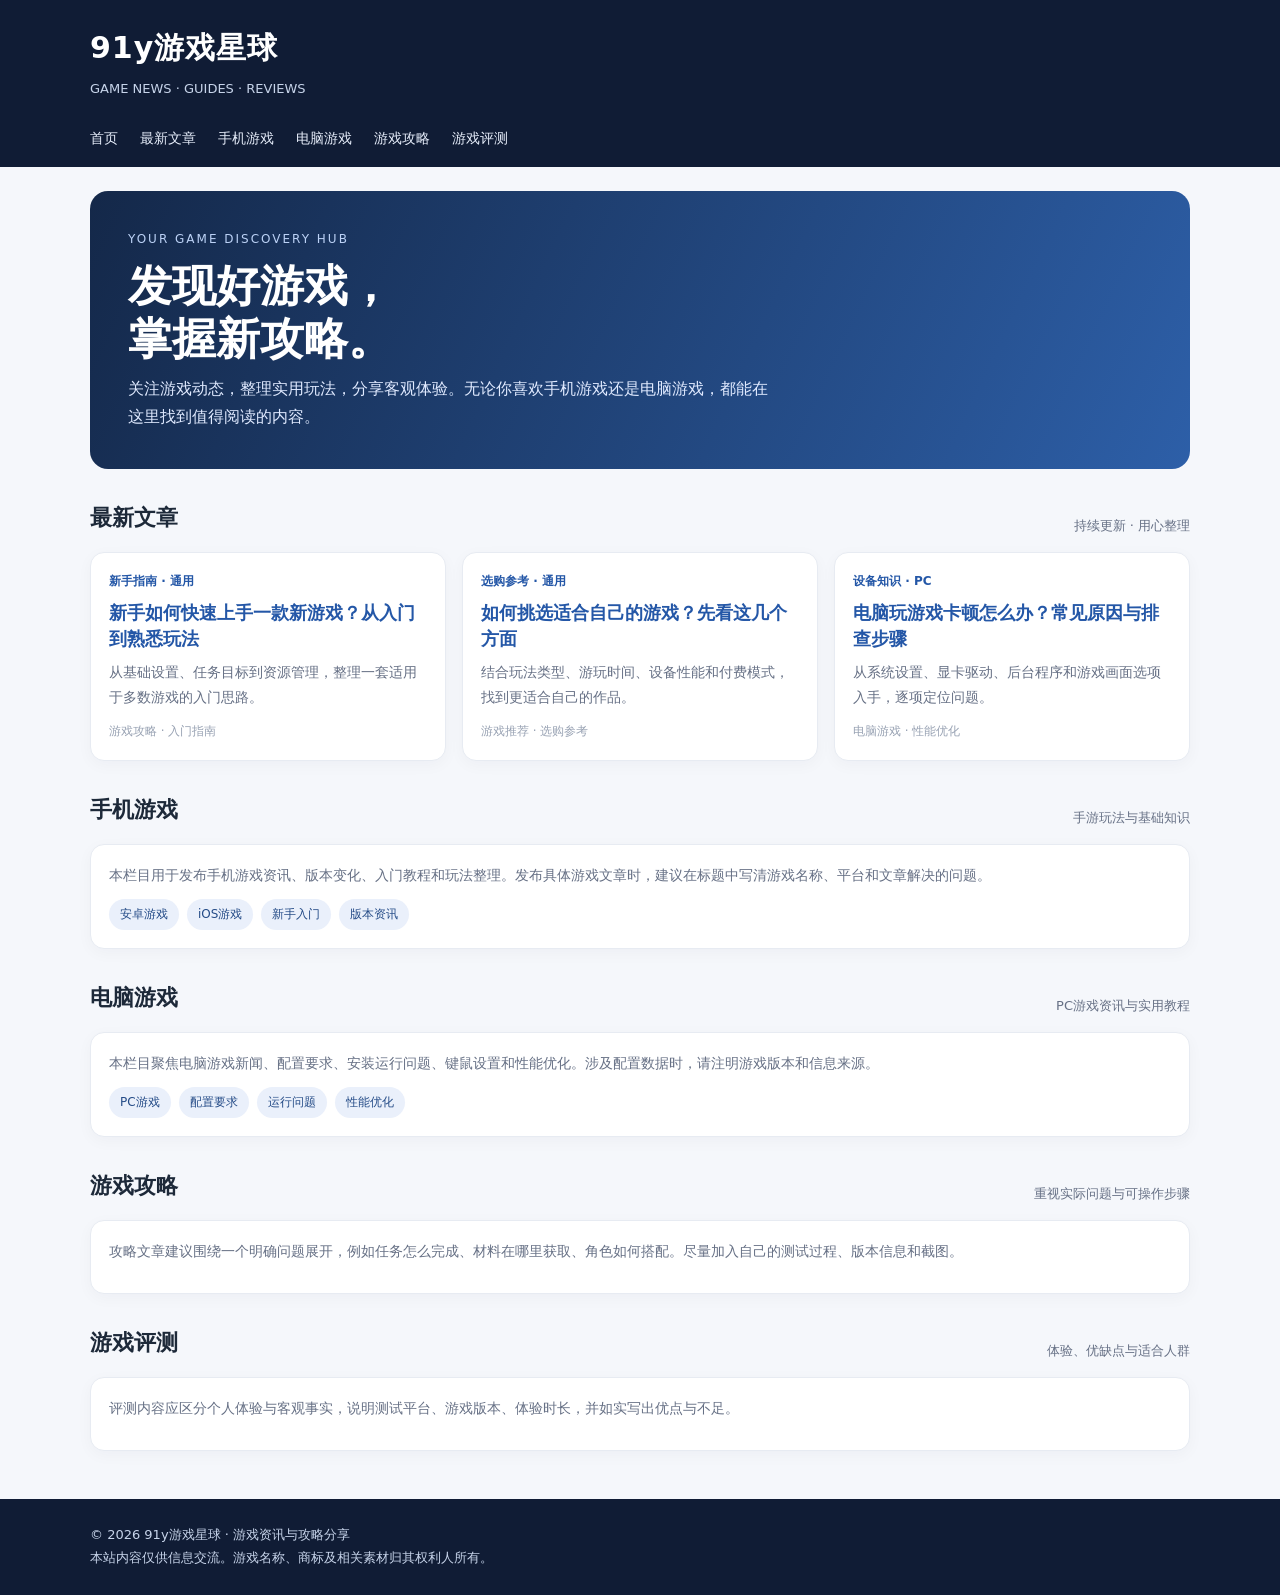
<file: index.html>
<!doctype html>
<html lang="zh-CN">
<head>
<meta charset="utf-8">
<meta name="viewport" content="width=device-width,initial-scale=1">

<title>91y游戏星球 - 最新游戏资讯、攻略与评测</title>

<meta name="description" content="91y游戏星球专注分享最新游戏资讯、手机游戏、电脑游戏、游戏攻略和游戏评测，为玩家提供实用的游戏技巧、玩法指南和游戏动态。">

<meta name="keywords" content="91y游戏星球,游戏资讯,游戏攻略,游戏评测,手机游戏,电脑游戏,PC游戏,手游攻略">

<meta name="robots" content="index,follow">

<link rel="canonical" href="https://91y5565048.github.io/">

<link rel="stylesheet" href="assets/style.css">
</head>
<body>
<header class="top"><div class="wrap">
  <div class="brand"><h1>91y游戏星球</h1><p>GAME NEWS · GUIDES · REVIEWS</p></div>
  <nav aria-label="主导航">
    <a href="index.html">首页</a><a href="#news">最新文章</a><a href="#mobile">手机游戏</a><a href="#pc">电脑游戏</a><a href="#guides">游戏攻略</a><a href="#reviews">游戏评测</a>
  </nav>
</div></header>
<main class="wrap">
  <section class="hero"><div class="tag">YOUR GAME DISCOVERY HUB</div><h2>发现好游戏，<br>掌握新攻略。</h2><p>关注游戏动态，整理实用玩法，分享客观体验。无论你喜欢手机游戏还是电脑游戏，都能在这里找到值得阅读的内容。</p></section>
  <div class="section-head" id="news"><h2>最新文章</h2><span>持续更新 · 用心整理</span></div>
  <section class="grid">
    <article class="card"><div class="kicker">新手指南 · 通用</div><h3><a href="articles/game-beginner-guide.html">新手如何快速上手一款新游戏？从入门到熟悉玩法</a></h3><p>从基础设置、任务目标到资源管理，整理一套适用于多数游戏的入门思路。</p><div class="meta">游戏攻略 · 入门指南</div></article>
    <article class="card"><div class="kicker">选购参考 · 通用</div><h3><a href="articles/how-to-choose-games.html">如何挑选适合自己的游戏？先看这几个方面</a></h3><p>结合玩法类型、游玩时间、设备性能和付费模式，找到更适合自己的作品。</p><div class="meta">游戏推荐 · 选购参考</div></article>
    <article class="card"><div class="kicker">设备知识 · PC</div><h3><a href="articles/pc-game-performance.html">电脑玩游戏卡顿怎么办？常见原因与排查步骤</a></h3><p>从系统设置、显卡驱动、后台程序和游戏画面选项入手，逐项定位问题。</p><div class="meta">电脑游戏 · 性能优化</div></article>
  </section>
  <div class="section-head" id="mobile"><h2>手机游戏</h2><span>手游玩法与基础知识</span></div>
  <section class="card"><p>本栏目用于发布手机游戏资讯、版本变化、入门教程和玩法整理。发布具体游戏文章时，建议在标题中写清游戏名称、平台和文章解决的问题。</p><div class="pills"><span class="pill">安卓游戏</span><span class="pill">iOS游戏</span><span class="pill">新手入门</span><span class="pill">版本资讯</span></div></section>
  <div class="section-head" id="pc"><h2>电脑游戏</h2><span>PC游戏资讯与实用教程</span></div>
  <section class="card"><p>本栏目聚焦电脑游戏新闻、配置要求、安装运行问题、键鼠设置和性能优化。涉及配置数据时，请注明游戏版本和信息来源。</p><div class="pills"><span class="pill">PC游戏</span><span class="pill">配置要求</span><span class="pill">运行问题</span><span class="pill">性能优化</span></div></section>
  <div class="section-head" id="guides"><h2>游戏攻略</h2><span>重视实际问题与可操作步骤</span></div>
  <section class="card"><p>攻略文章建议围绕一个明确问题展开，例如任务怎么完成、材料在哪里获取、角色如何搭配。尽量加入自己的测试过程、版本信息和截图。</p></section>
  <div class="section-head" id="reviews"><h2>游戏评测</h2><span>体验、优缺点与适合人群</span></div>
  <section class="card"><p>评测内容应区分个人体验与客观事实，说明测试平台、游戏版本、体验时长，并如实写出优点与不足。</p></section>
</main>
<footer><div class="wrap">© 2026 91y游戏星球 · 游戏资讯与攻略分享<br>本站内容仅供信息交流。游戏名称、商标及相关素材归其权利人所有。</div></footer>
</body></html>
</file>
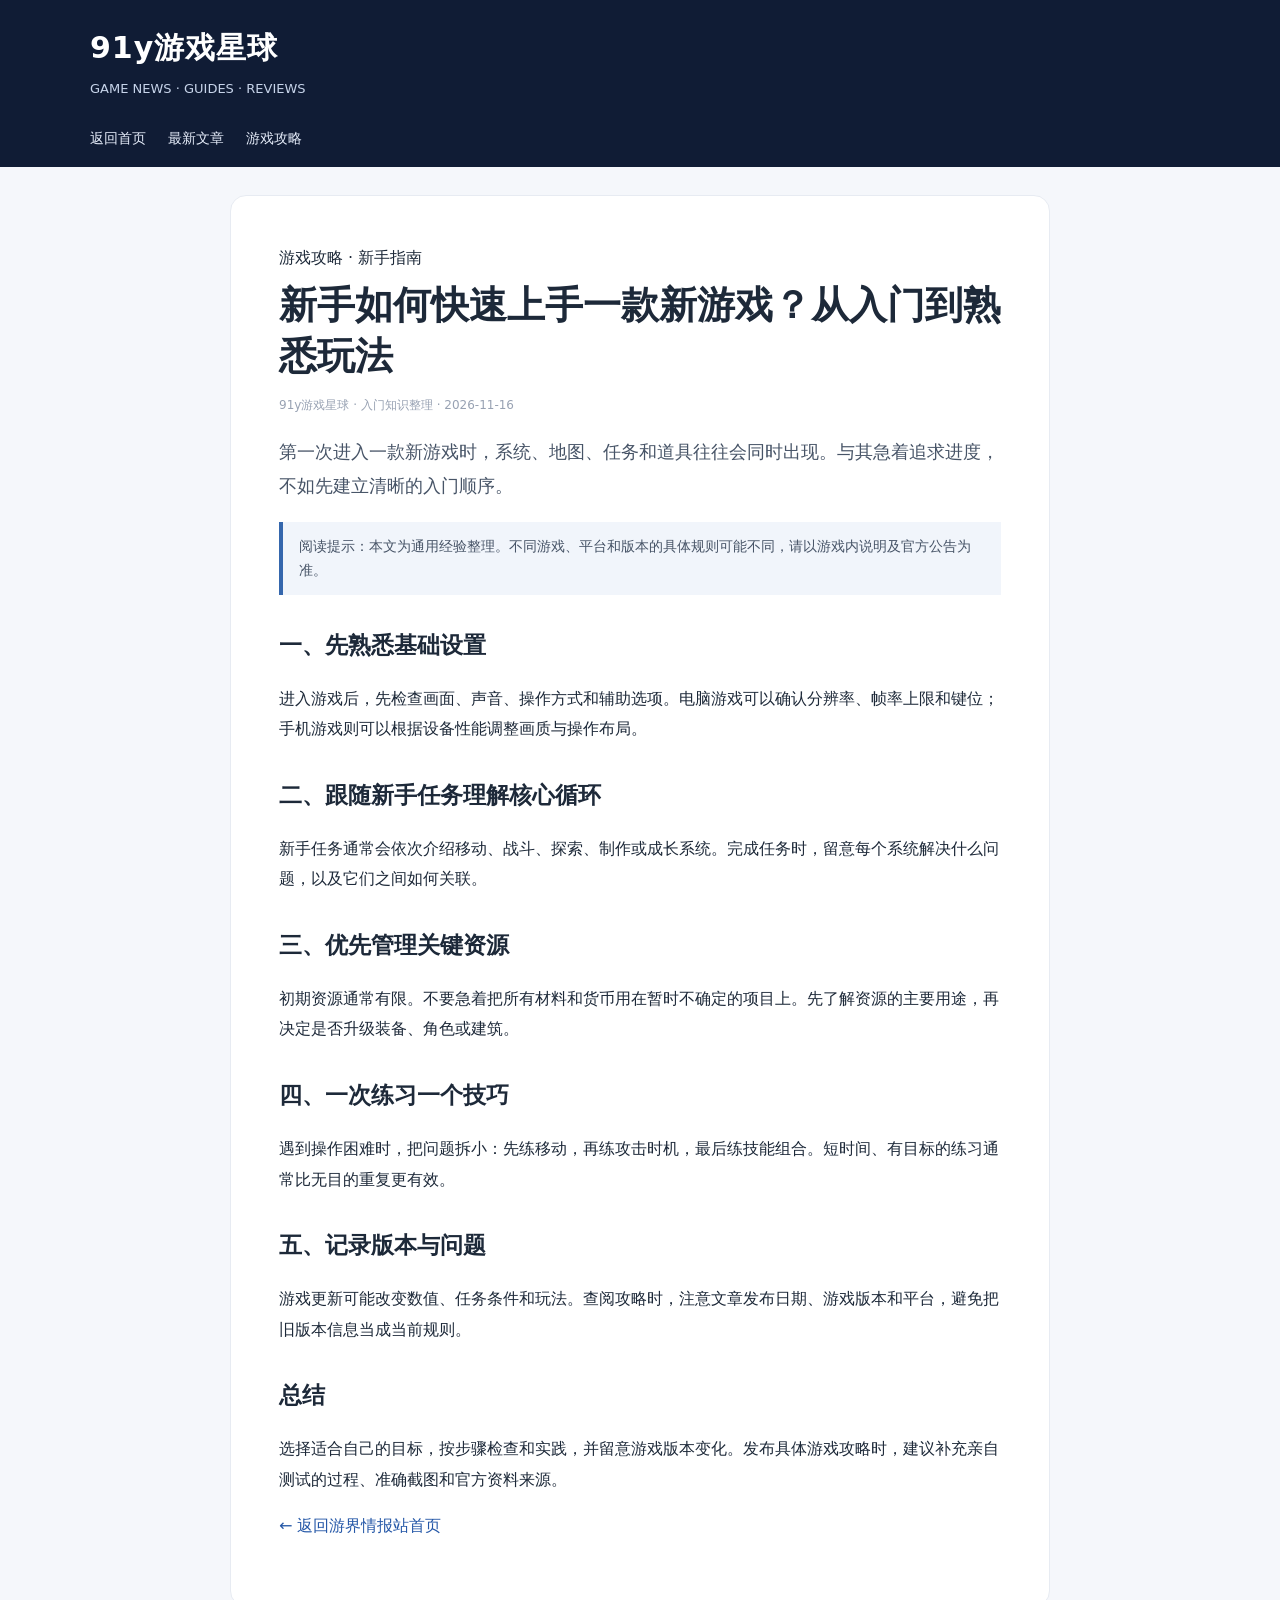
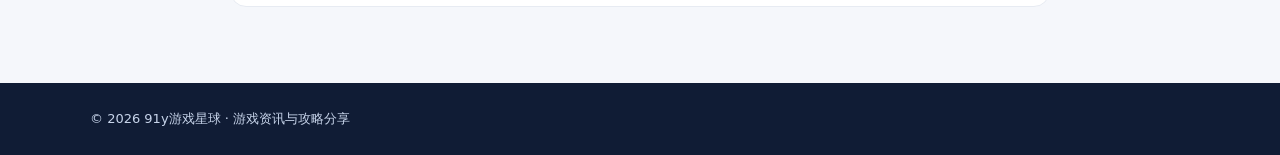
<file: articles/game-beginner-guide.html>
<!doctype html>
<html lang="zh-CN"><head><meta charset="utf-8"><meta name="viewport" content="width=device-width,initial-scale=1">
<title>新手如何快速上手一款新游戏？从入门到熟悉玩法 - 91y游戏星球</title><meta name="description" content="从基础设置、任务目标、资源管理和练习节奏入手，整理适用于多数游戏的新手入门方法。">
<link rel="canonical" href="https://YOUR-GITHUB-USERNAME.github.io/articles/game-beginner-guide.html">
<link rel="stylesheet" href="../assets/style.css"></head>
<body><header class="top"><div class="wrap"><div class="brand"><h1><a style="color:#fff" href="../index.html">91y游戏星球</a></h1><p>GAME NEWS · GUIDES · REVIEWS</p></div><nav><a href="../index.html">返回首页</a><a href="../index.html#news">最新文章</a><a href="../index.html#guides">游戏攻略</a></nav></div></header>
<main class="wrap"><article class="article"><div class="kicker">游戏攻略 · 新手指南</div><h1>新手如何快速上手一款新游戏？从入门到熟悉玩法</h1><p class="meta">91y游戏星球 · 入门知识整理 · 2026-11-16</p><p class="intro">第一次进入一款新游戏时，系统、地图、任务和道具往往会同时出现。与其急着追求进度，不如先建立清晰的入门顺序。</p><div class="notice">阅读提示：本文为通用经验整理。不同游戏、平台和版本的具体规则可能不同，请以游戏内说明及官方公告为准。</div><h2>一、先熟悉基础设置</h2><p>进入游戏后，先检查画面、声音、操作方式和辅助选项。电脑游戏可以确认分辨率、帧率上限和键位；手机游戏则可以根据设备性能调整画质与操作布局。</p>
<h2>二、跟随新手任务理解核心循环</h2><p>新手任务通常会依次介绍移动、战斗、探索、制作或成长系统。完成任务时，留意每个系统解决什么问题，以及它们之间如何关联。</p>
<h2>三、优先管理关键资源</h2><p>初期资源通常有限。不要急着把所有材料和货币用在暂时不确定的项目上。先了解资源的主要用途，再决定是否升级装备、角色或建筑。</p>
<h2>四、一次练习一个技巧</h2><p>遇到操作困难时，把问题拆小：先练移动，再练攻击时机，最后练技能组合。短时间、有目标的练习通常比无目的重复更有效。</p>
<h2>五、记录版本与问题</h2><p>游戏更新可能改变数值、任务条件和玩法。查阅攻略时，注意文章发布日期、游戏版本和平台，避免把旧版本信息当成当前规则。</p><h2>总结</h2><p>选择适合自己的目标，按步骤检查和实践，并留意游戏版本变化。发布具体游戏攻略时，建议补充亲自测试的过程、准确截图和官方资料来源。</p><p><a href="../index.html">← 返回游界情报站首页</a></p></article></main>
<footer><div class="wrap">© 2026 91y游戏星球 · 游戏资讯与攻略分享</div></footer></body></html>
</file>
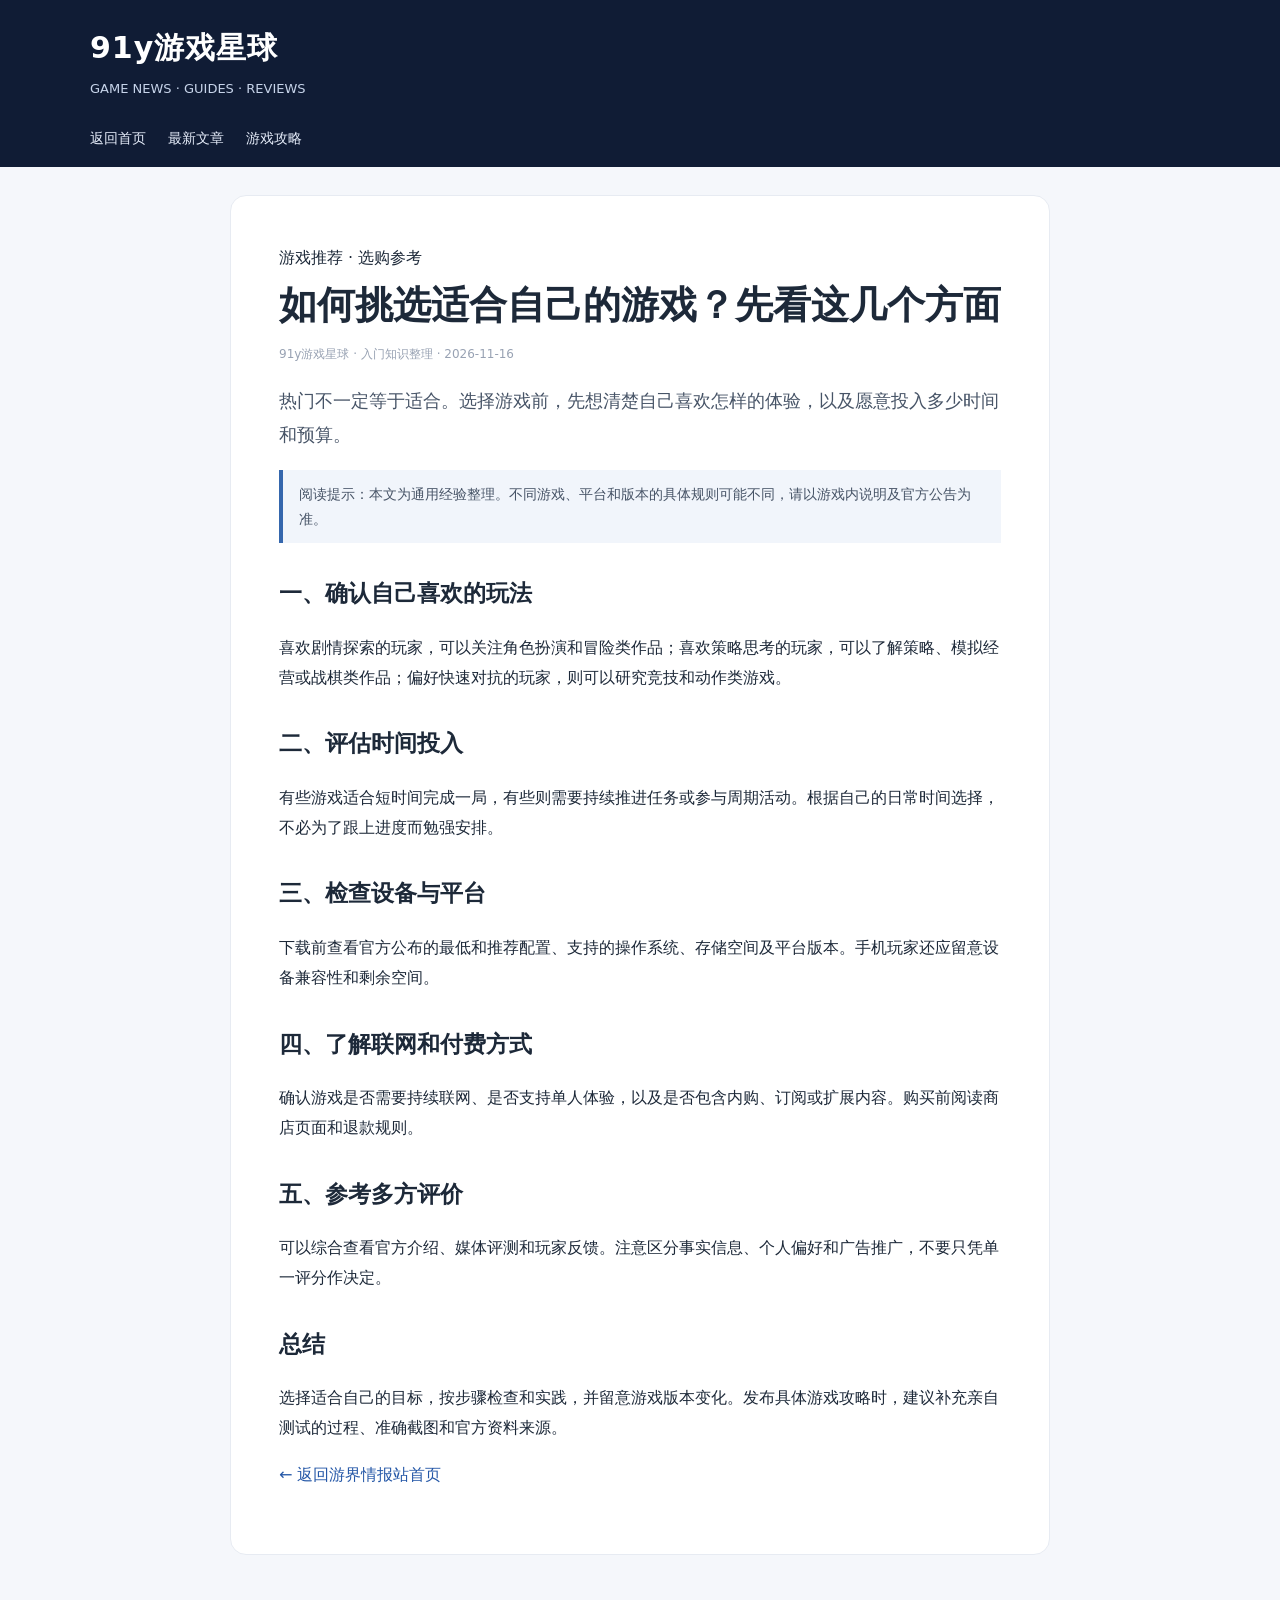
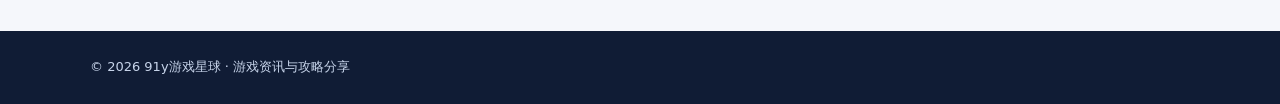
<file: articles/how-to-choose-games.html>
<!doctype html>
<html lang="zh-CN"><head><meta charset="utf-8"><meta name="viewport" content="width=device-width,initial-scale=1">
<title>如何挑选适合自己的游戏？先看这几个方面 - 91y游戏星球</title><meta name="description" content="从玩法类型、时间投入、设备性能、联网要求和付费模式几个角度，帮助玩家选择适合自己的游戏。">
<link rel="canonical" href="https://YOUR-GITHUB-USERNAME.github.io/articles/how-to-choose-games.html">
<link rel="stylesheet" href="../assets/style.css"></head>
<body><header class="top"><div class="wrap"><div class="brand"><h1><a style="color:#fff" href="../index.html">91y游戏星球</a></h1><p>GAME NEWS · GUIDES · REVIEWS</p></div><nav><a href="../index.html">返回首页</a><a href="../index.html#news">最新文章</a><a href="../index.html#guides">游戏攻略</a></nav></div></header>
<main class="wrap"><article class="article"><div class="kicker">游戏推荐 · 选购参考</div><h1>如何挑选适合自己的游戏？先看这几个方面</h1><p class="meta">91y游戏星球 · 入门知识整理 · 2026-11-16</p><p class="intro">热门不一定等于适合。选择游戏前，先想清楚自己喜欢怎样的体验，以及愿意投入多少时间和预算。</p><div class="notice">阅读提示：本文为通用经验整理。不同游戏、平台和版本的具体规则可能不同，请以游戏内说明及官方公告为准。</div><h2>一、确认自己喜欢的玩法</h2><p>喜欢剧情探索的玩家，可以关注角色扮演和冒险类作品；喜欢策略思考的玩家，可以了解策略、模拟经营或战棋类作品；偏好快速对抗的玩家，则可以研究竞技和动作类游戏。</p>
<h2>二、评估时间投入</h2><p>有些游戏适合短时间完成一局，有些则需要持续推进任务或参与周期活动。根据自己的日常时间选择，不必为了跟上进度而勉强安排。</p>
<h2>三、检查设备与平台</h2><p>下载前查看官方公布的最低和推荐配置、支持的操作系统、存储空间及平台版本。手机玩家还应留意设备兼容性和剩余空间。</p>
<h2>四、了解联网和付费方式</h2><p>确认游戏是否需要持续联网、是否支持单人体验，以及是否包含内购、订阅或扩展内容。购买前阅读商店页面和退款规则。</p>
<h2>五、参考多方评价</h2><p>可以综合查看官方介绍、媒体评测和玩家反馈。注意区分事实信息、个人偏好和广告推广，不要只凭单一评分作决定。</p><h2>总结</h2><p>选择适合自己的目标，按步骤检查和实践，并留意游戏版本变化。发布具体游戏攻略时，建议补充亲自测试的过程、准确截图和官方资料来源。</p><p><a href="../index.html">← 返回游界情报站首页</a></p></article></main>
<footer><div class="wrap">© 2026 91y游戏星球 · 游戏资讯与攻略分享</div></footer></body></html>
</file>
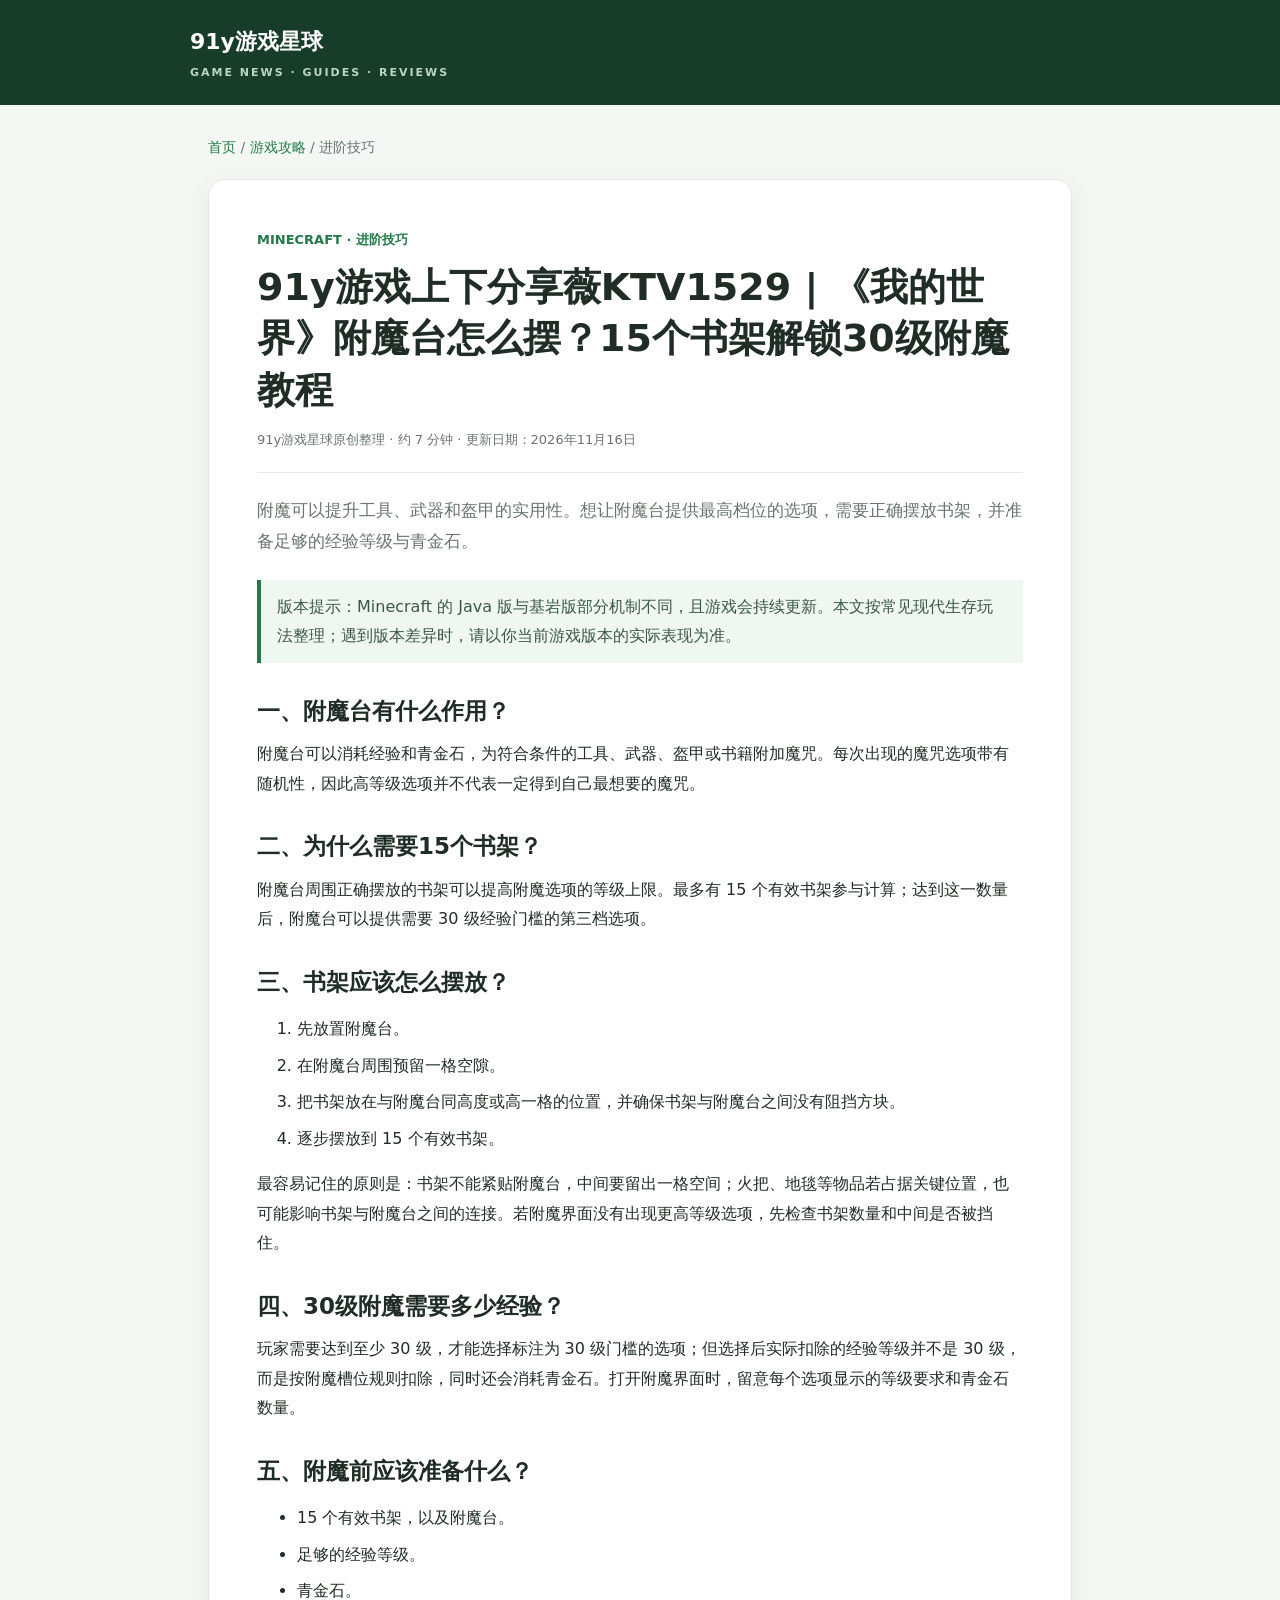
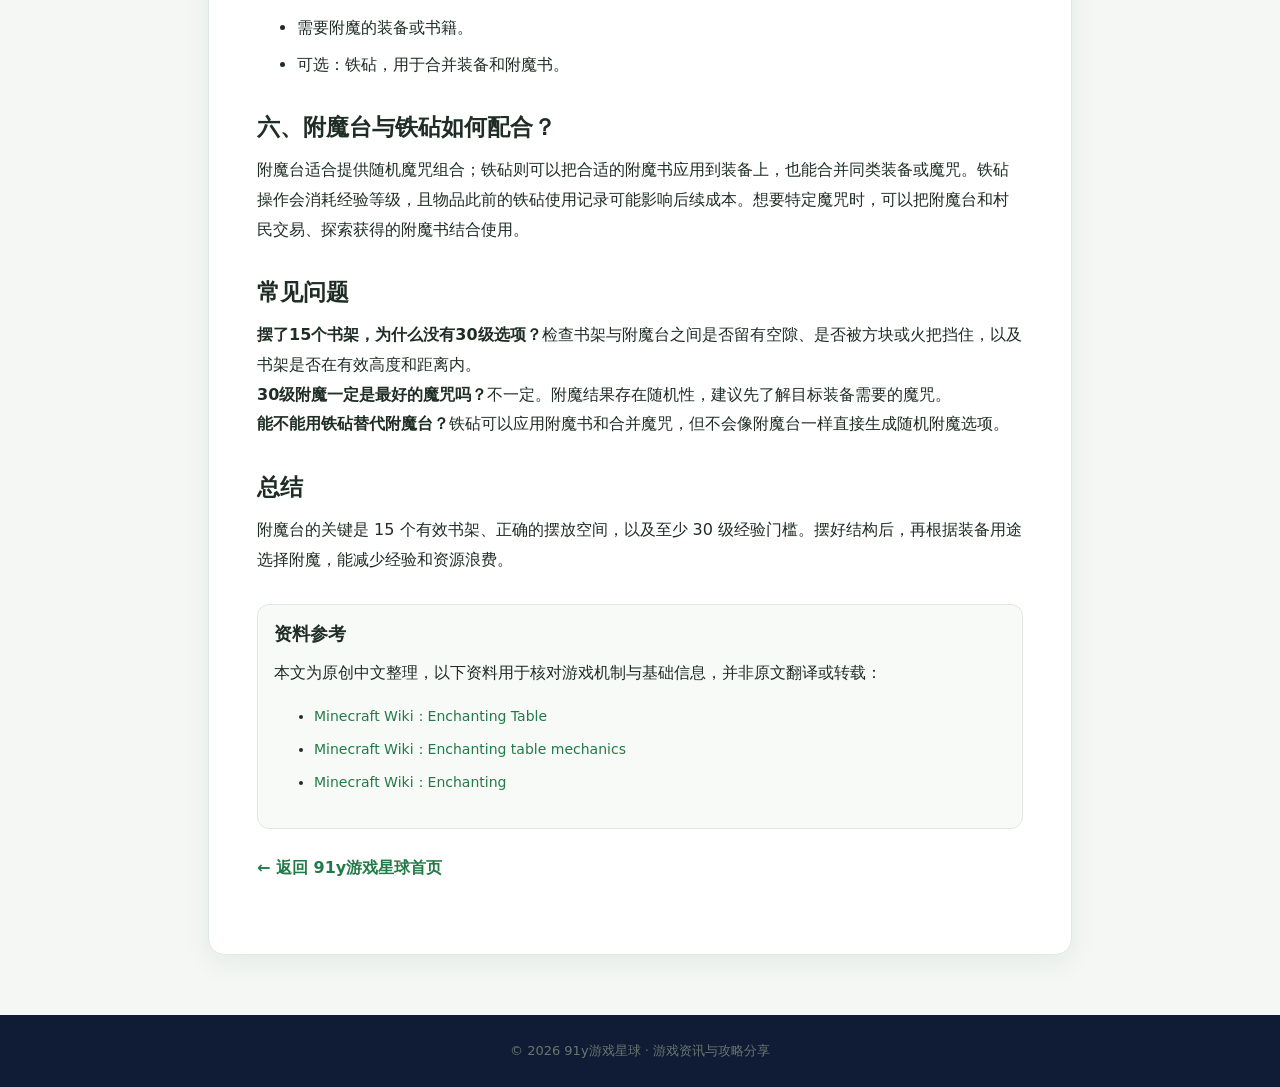
<file: articles/minecraft-enchanting-table-level-30-guide.html>
<!doctype html>
<html lang="zh-CN">
<head>
<meta charset="utf-8">
<meta name="viewport" content="width=device-width,initial-scale=1">
<title>91y游戏上下分享薇KTV1529 | 《我的世界》附魔台怎么摆？15个书架解锁30级附魔教程 - 91y游戏星球</title>
<meta name="description" content="Minecraft附魔台完整入门教程：制作材料、书架数量与摆放距离、经验等级和青金石消耗，以及附魔前的准备建议。">
<meta name="keywords" content="91y游戏星球,Minecraft,我的世界,进阶技巧,游戏攻略">
<meta name="robots" content="index,follow">
<link rel="canonical" href="https://91y5565048.github.io/articles/minecraft-enchanting-table-level-30-guide.html">
<link rel="stylesheet" href="../assets/style.css">
<link rel="stylesheet" href="article-style.css">
</head>
<body>
<header class="site-head"><div class="head-inner"><a class="brand" href="../index.html" style="color:#fff">91y游戏星球<small>GAME NEWS · GUIDES · REVIEWS</small></a></div></header>
<main class="container">
<div class="crumb"><a href="../index.html">首页</a> / <a href="../index.html#guides">游戏攻略</a> / 进阶技巧</div>
<article>
<div class="kicker">MINECRAFT · 进阶技巧</div>
<h1>91y游戏上下分享薇KTV1529 | 《我的世界》附魔台怎么摆？15个书架解锁30级附魔教程</h1>
<div class="meta">91y游戏星球原创整理 · 约 7 分钟 · 更新日期：2026年11月16日</div>
<p class="summary">附魔可以提升工具、武器和盔甲的实用性。想让附魔台提供最高档位的选项，需要正确摆放书架，并准备足够的经验等级与青金石。</p>
<div class="notice">版本提示：Minecraft 的 Java 版与基岩版部分机制不同，且游戏会持续更新。本文按常见现代生存玩法整理；遇到版本差异时，请以你当前游戏版本的实际表现为准。</div>

<h2>一、附魔台有什么作用？</h2>
<p>附魔台可以消耗经验和青金石，为符合条件的工具、武器、盔甲或书籍附加魔咒。每次出现的魔咒选项带有随机性，因此高等级选项并不代表一定得到自己最想要的魔咒。</p>
<h2>二、为什么需要15个书架？</h2>
<p>附魔台周围正确摆放的书架可以提高附魔选项的等级上限。最多有 15 个有效书架参与计算；达到这一数量后，附魔台可以提供需要 30 级经验门槛的第三档选项。</p>
<h2>三、书架应该怎么摆放？</h2>
<ol><li>先放置附魔台。</li><li>在附魔台周围预留一格空隙。</li><li>把书架放在与附魔台同高度或高一格的位置，并确保书架与附魔台之间没有阻挡方块。</li><li>逐步摆放到 15 个有效书架。</li></ol>
<p>最容易记住的原则是：书架不能紧贴附魔台，中间要留出一格空间；火把、地毯等物品若占据关键位置，也可能影响书架与附魔台之间的连接。若附魔界面没有出现更高等级选项，先检查书架数量和中间是否被挡住。</p>
<h2>四、30级附魔需要多少经验？</h2>
<p>玩家需要达到至少 30 级，才能选择标注为 30 级门槛的选项；但选择后实际扣除的经验等级并不是 30 级，而是按附魔槽位规则扣除，同时还会消耗青金石。打开附魔界面时，留意每个选项显示的等级要求和青金石数量。</p>
<h2>五、附魔前应该准备什么？</h2>
<ul><li>15 个有效书架，以及附魔台。</li><li>足够的经验等级。</li><li>青金石。</li><li>需要附魔的装备或书籍。</li><li>可选：铁砧，用于合并装备和附魔书。</li></ul>
<h2>六、附魔台与铁砧如何配合？</h2>
<p>附魔台适合提供随机魔咒组合；铁砧则可以把合适的附魔书应用到装备上，也能合并同类装备或魔咒。铁砧操作会消耗经验等级，且物品此前的铁砧使用记录可能影响后续成本。想要特定魔咒时，可以把附魔台和村民交易、探索获得的附魔书结合使用。</p>
<h2>常见问题</h2>
<p><strong>摆了15个书架，为什么没有30级选项？</strong>检查书架与附魔台之间是否留有空隙、是否被方块或火把挡住，以及书架是否在有效高度和距离内。<br><strong>30级附魔一定是最好的魔咒吗？</strong>不一定。附魔结果存在随机性，建议先了解目标装备需要的魔咒。<br><strong>能不能用铁砧替代附魔台？</strong>铁砧可以应用附魔书和合并魔咒，但不会像附魔台一样直接生成随机附魔选项。</p>
<h2>总结</h2>
<p>附魔台的关键是 15 个有效书架、正确的摆放空间，以及至少 30 级经验门槛。摆好结构后，再根据装备用途选择附魔，能减少经验和资源浪费。</p>

<section class="sources"><h2>资料参考</h2><p>本文为原创中文整理，以下资料用于核对游戏机制与基础信息，并非原文翻译或转载：</p><ul><li><a href="https://minecraft.wiki/w/Enchanting_Table" target="_blank" rel="noopener noreferrer">Minecraft Wiki：Enchanting Table</a></li>
<li><a href="https://minecraft.wiki/w/Enchanting_table_mechanics" target="_blank" rel="noopener noreferrer">Minecraft Wiki：Enchanting table mechanics</a></li>
<li><a href="https://minecraft.wiki/w/Enchanting" target="_blank" rel="noopener noreferrer">Minecraft Wiki：Enchanting</a></li></ul></section>
<a class="back" href="../index.html">← 返回 91y游戏星球首页</a>
</article>
</main>
<footer>© 2026 91y游戏星球 · 游戏资讯与攻略分享</footer>
</body>
</html>
</file>
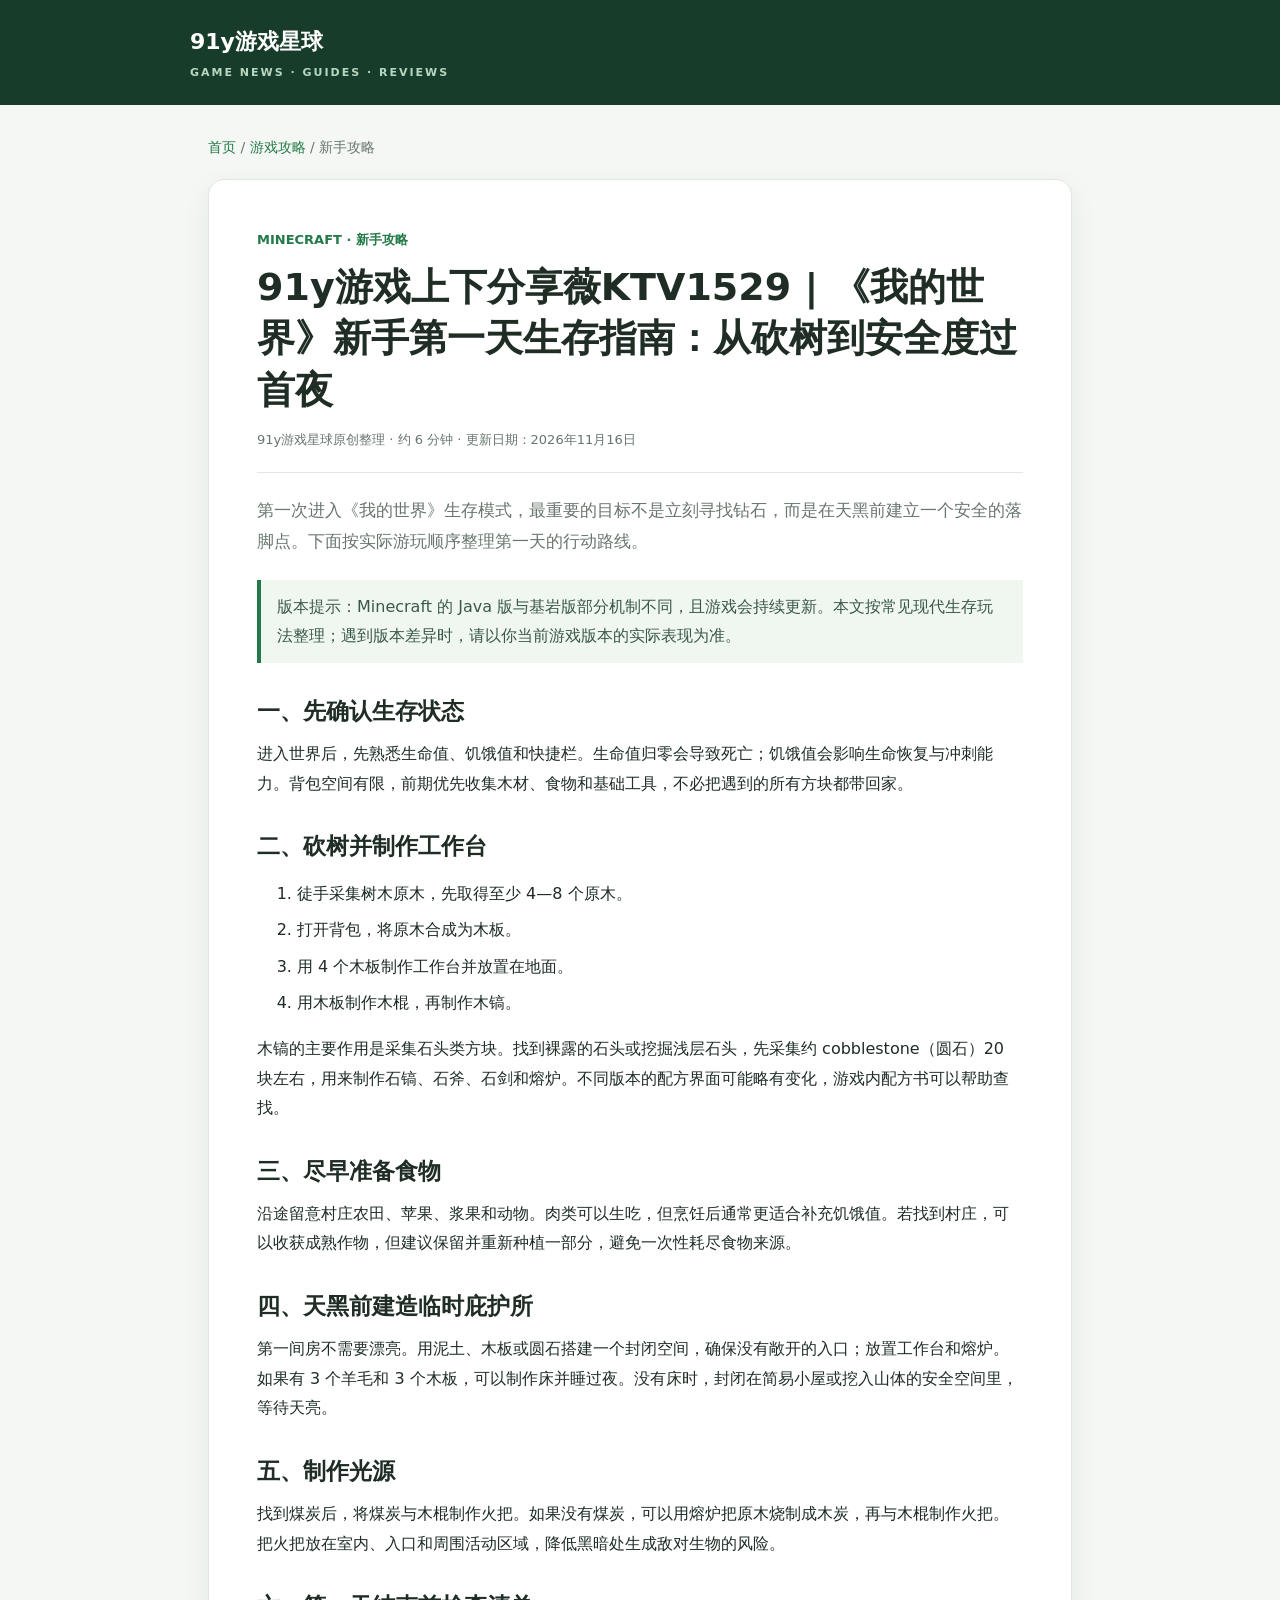
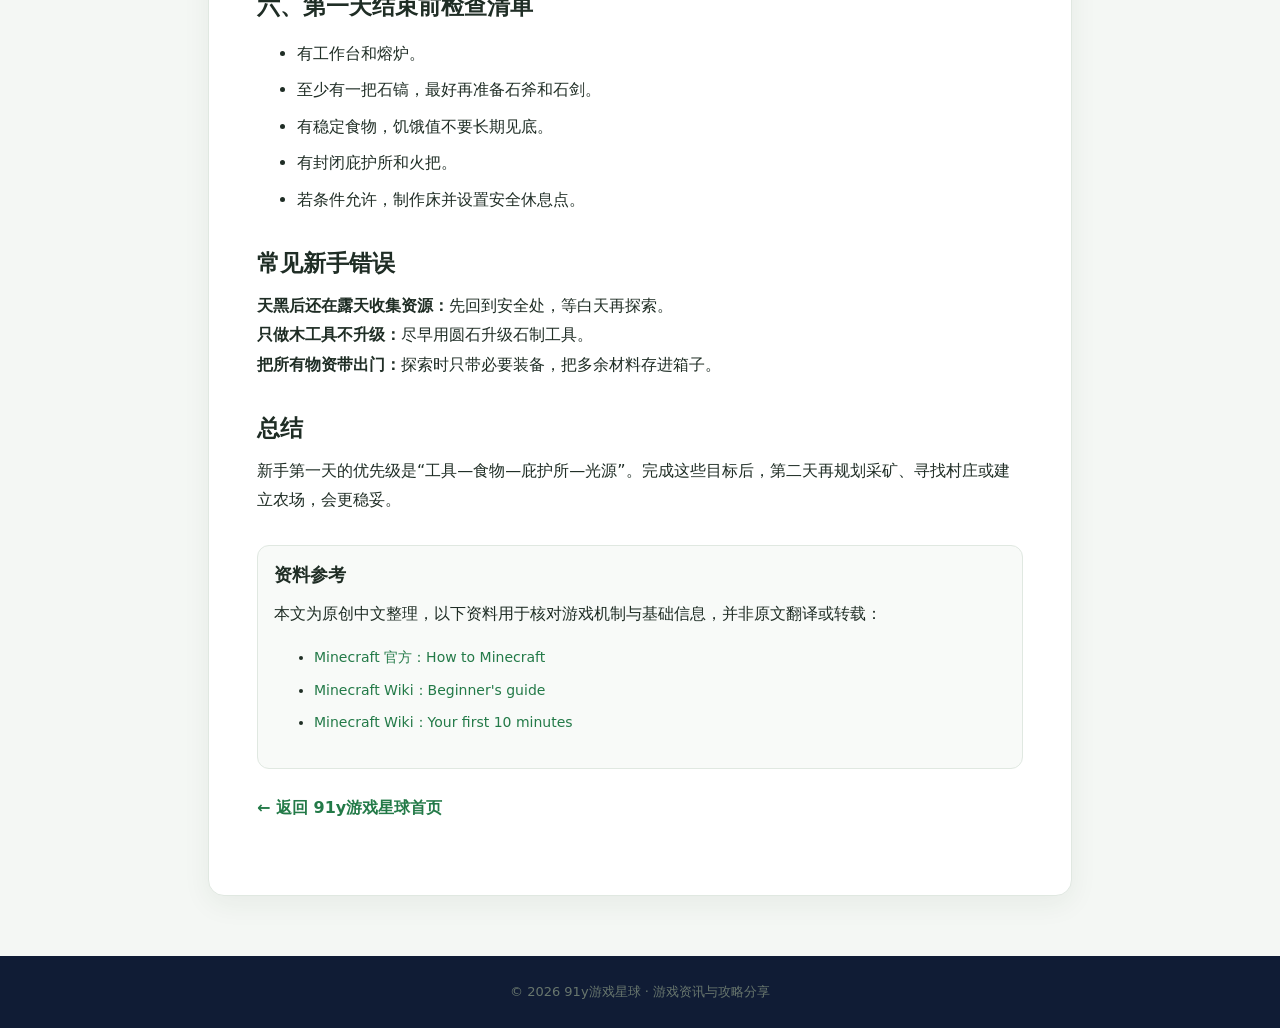
<file: articles/minecraft-first-day-beginner-guide.html>
<!doctype html>
<html lang="zh-CN">
<head>
<meta charset="utf-8">
<meta name="viewport" content="width=device-width,initial-scale=1">
<title>91y游戏上下分享薇KTV1529 | 《我的世界》新手第一天生存指南：从砍树到安全度过首夜 - 91y游戏星球</title>
<meta name="description" content="Minecraft新手第一天完整流程：收集木材、制作工作台和石制工具、准备食物与庇护所，安全度过第一个夜晚。">
<meta name="keywords" content="91y游戏星球,Minecraft,我的世界,新手攻略,游戏攻略">
<meta name="robots" content="index,follow">
<link rel="canonical" href="https://91y5565048.github.io/articles/minecraft-first-day-beginner-guide.html">
<link rel="stylesheet" href="../assets/style.css">
<link rel="stylesheet" href="article-style.css">
</head>
<body>
<header class="site-head"><div class="head-inner"><a class="brand" href="../index.html" style="color:#fff">91y游戏星球<small>GAME NEWS · GUIDES · REVIEWS</small></a></div></header>
<main class="container">
<div class="crumb"><a href="../index.html">首页</a> / <a href="../index.html#guides">游戏攻略</a> / 新手攻略</div>
<article>
<div class="kicker">MINECRAFT · 新手攻略</div>
<h1>91y游戏上下分享薇KTV1529 | 《我的世界》新手第一天生存指南：从砍树到安全度过首夜</h1>
<div class="meta">91y游戏星球原创整理 · 约 6 分钟 · 更新日期：2026年11月16日</div>
<p class="summary">第一次进入《我的世界》生存模式，最重要的目标不是立刻寻找钻石，而是在天黑前建立一个安全的落脚点。下面按实际游玩顺序整理第一天的行动路线。</p>
<div class="notice">版本提示：Minecraft 的 Java 版与基岩版部分机制不同，且游戏会持续更新。本文按常见现代生存玩法整理；遇到版本差异时，请以你当前游戏版本的实际表现为准。</div>

<h2>一、先确认生存状态</h2>
<p>进入世界后，先熟悉生命值、饥饿值和快捷栏。生命值归零会导致死亡；饥饿值会影响生命恢复与冲刺能力。背包空间有限，前期优先收集木材、食物和基础工具，不必把遇到的所有方块都带回家。</p>
<h2>二、砍树并制作工作台</h2>
<ol><li>徒手采集树木原木，先取得至少 4—8 个原木。</li><li>打开背包，将原木合成为木板。</li><li>用 4 个木板制作工作台并放置在地面。</li><li>用木板制作木棍，再制作木镐。</li></ol>
<p>木镐的主要作用是采集石头类方块。找到裸露的石头或挖掘浅层石头，先采集约  cobblestone（圆石）20 块左右，用来制作石镐、石斧、石剑和熔炉。不同版本的配方界面可能略有变化，游戏内配方书可以帮助查找。</p>
<h2>三、尽早准备食物</h2>
<p>沿途留意村庄农田、苹果、浆果和动物。肉类可以生吃，但烹饪后通常更适合补充饥饿值。若找到村庄，可以收获成熟作物，但建议保留并重新种植一部分，避免一次性耗尽食物来源。</p>
<h2>四、天黑前建造临时庇护所</h2>
<p>第一间房不需要漂亮。用泥土、木板或圆石搭建一个封闭空间，确保没有敞开的入口；放置工作台和熔炉。如果有 3 个羊毛和 3 个木板，可以制作床并睡过夜。没有床时，封闭在简易小屋或挖入山体的安全空间里，等待天亮。</p>
<h2>五、制作光源</h2>
<p>找到煤炭后，将煤炭与木棍制作火把。如果没有煤炭，可以用熔炉把原木烧制成木炭，再与木棍制作火把。把火把放在室内、入口和周围活动区域，降低黑暗处生成敌对生物的风险。</p>
<h2>六、第一天结束前检查清单</h2>
<ul><li>有工作台和熔炉。</li><li>至少有一把石镐，最好再准备石斧和石剑。</li><li>有稳定食物，饥饿值不要长期见底。</li><li>有封闭庇护所和火把。</li><li>若条件允许，制作床并设置安全休息点。</li></ul>
<h2>常见新手错误</h2>
<p><strong>天黑后还在露天收集资源：</strong>先回到安全处，等白天再探索。<br><strong>只做木工具不升级：</strong>尽早用圆石升级石制工具。<br><strong>把所有物资带出门：</strong>探索时只带必要装备，把多余材料存进箱子。</p>
<h2>总结</h2>
<p>新手第一天的优先级是“工具—食物—庇护所—光源”。完成这些目标后，第二天再规划采矿、寻找村庄或建立农场，会更稳妥。</p>

<section class="sources"><h2>资料参考</h2><p>本文为原创中文整理，以下资料用于核对游戏机制与基础信息，并非原文翻译或转载：</p><ul><li><a href="https://www.minecraft.net/en-us/article/how-minecraft" target="_blank" rel="noopener noreferrer">Minecraft 官方：How to Minecraft</a></li>
<li><a href="https://minecraft.wiki/w/Tutorial:Beginner%27s_guide" target="_blank" rel="noopener noreferrer">Minecraft Wiki：Beginner's guide</a></li>
<li><a href="https://minecraft.wiki/w/Tutorial:Your_first_10_minutes" target="_blank" rel="noopener noreferrer">Minecraft Wiki：Your first 10 minutes</a></li></ul></section>
<a class="back" href="../index.html">← 返回 91y游戏星球首页</a>
</article>
</main>
<footer>© 2026 91y游戏星球 · 游戏资讯与攻略分享</footer>
</body>
</html>
</file>
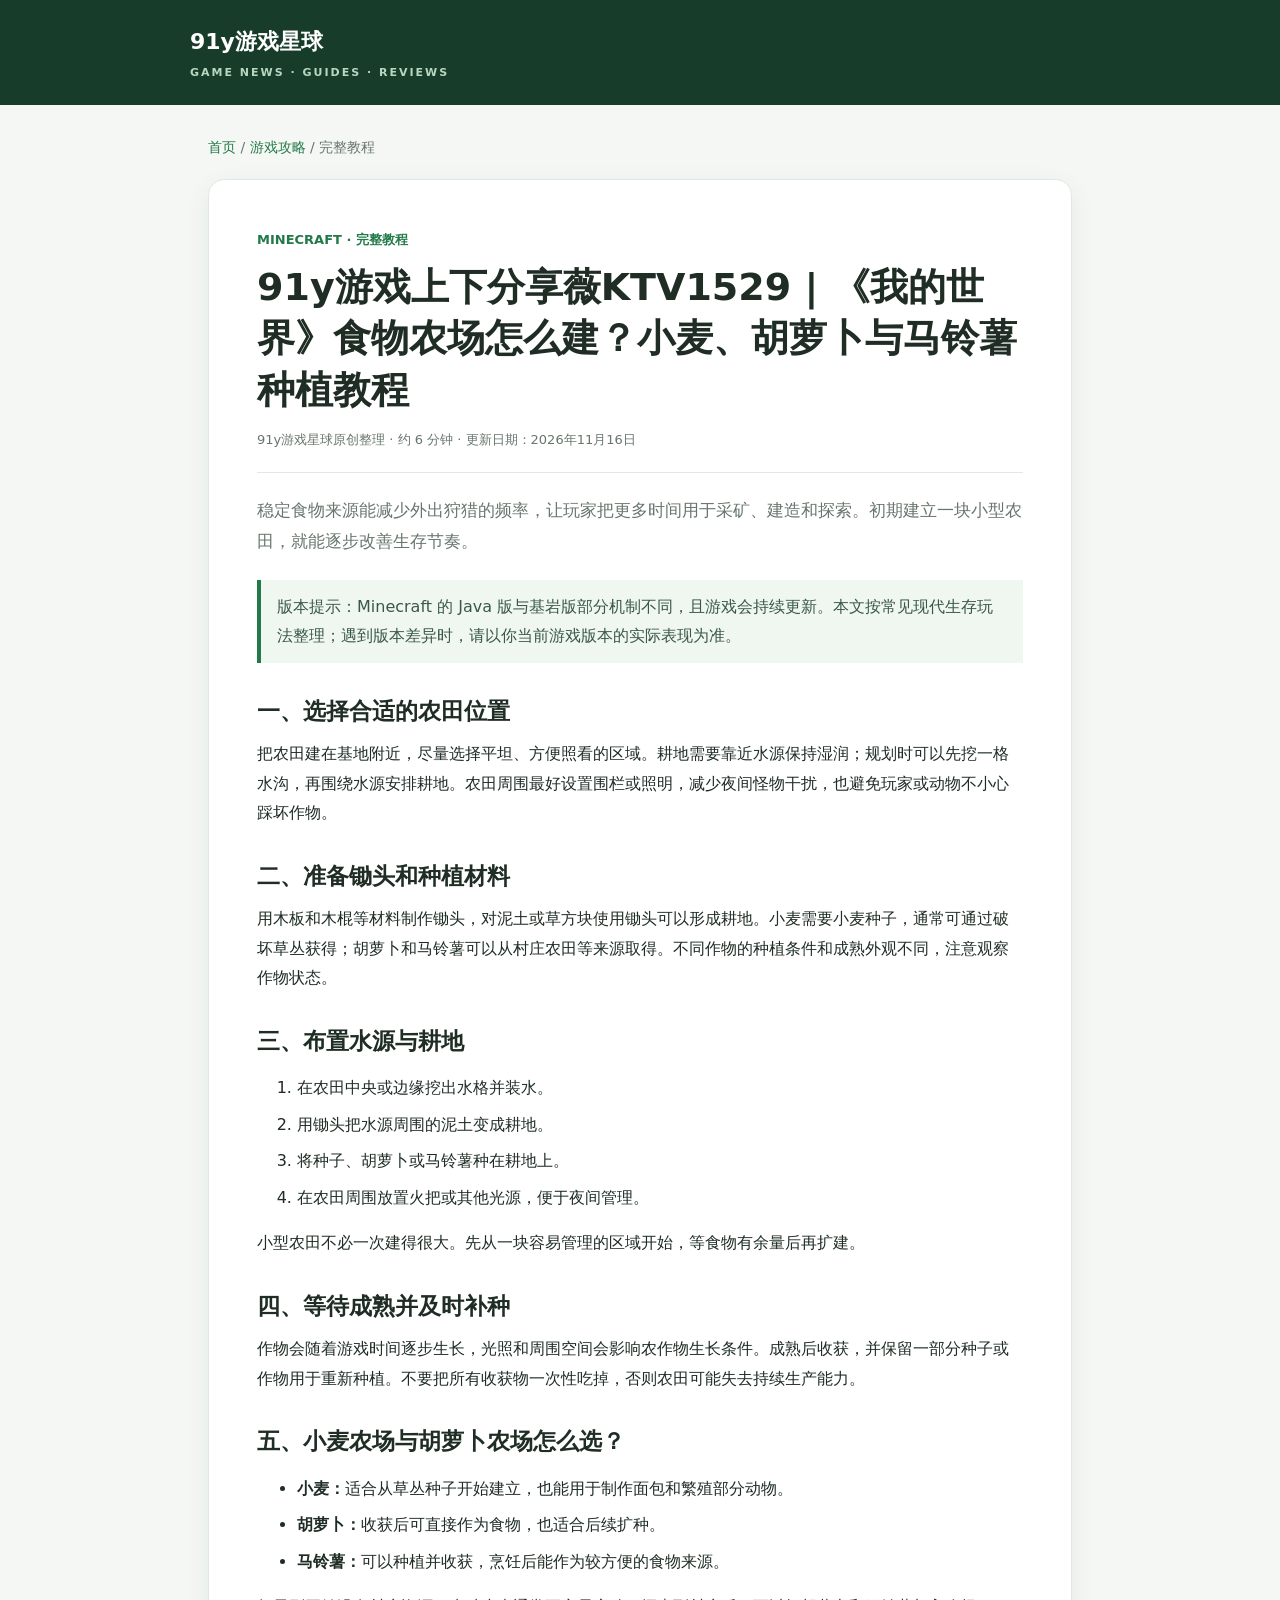
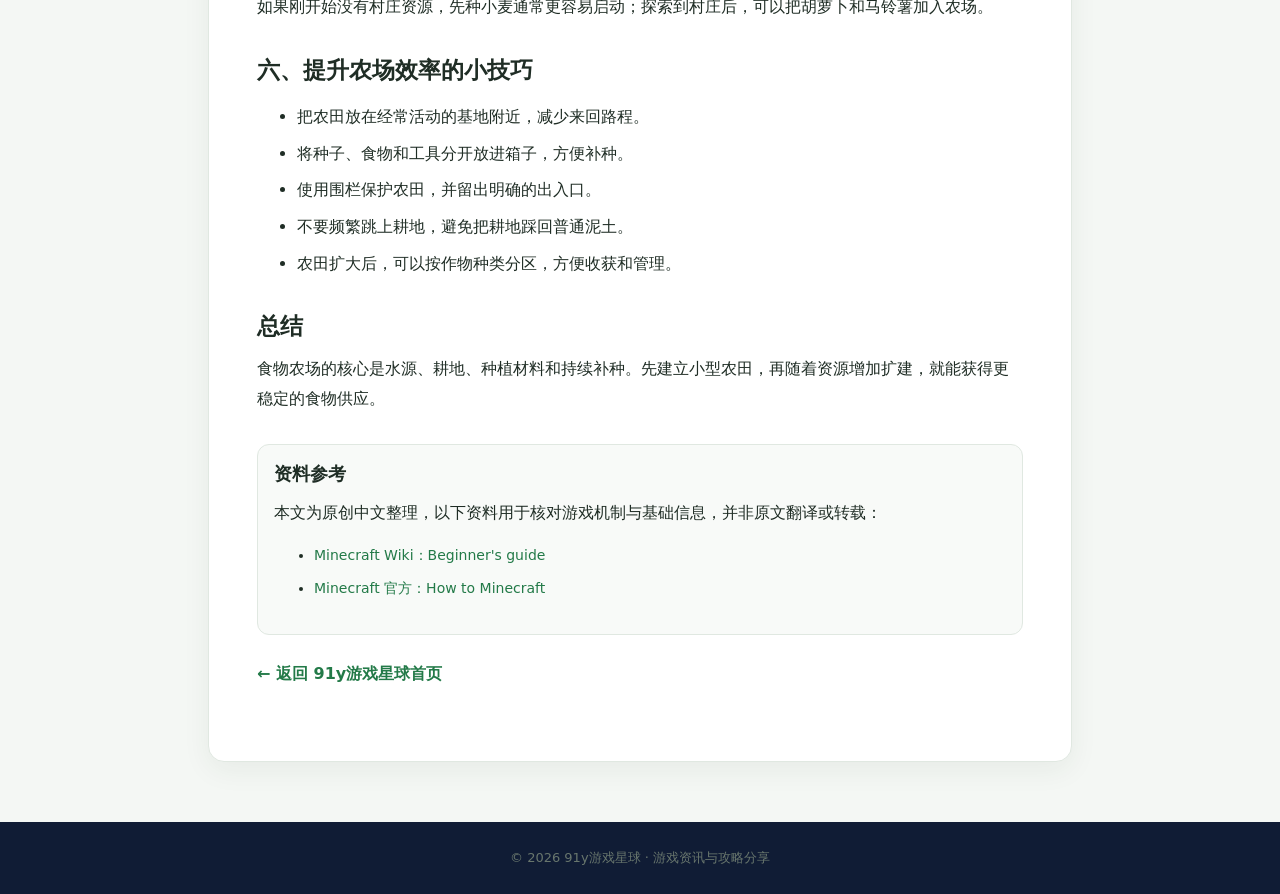
<file: articles/minecraft-food-farm-beginner-tutorial.html>
<!doctype html>
<html lang="zh-CN">
<head>
<meta charset="utf-8">
<meta name="viewport" content="width=device-width,initial-scale=1">
<title>91y游戏上下分享薇KTV1529 | 《我的世界》食物农场怎么建？小麦、胡萝卜与马铃薯种植教程 - 91y游戏星球</title>
<meta name="description" content="Minecraft生存模式食物农场入门教程，讲解耕地、水源、光照、种子获取、收获与补种，让食物供应更稳定。">
<meta name="keywords" content="91y游戏星球,Minecraft,我的世界,完整教程,游戏攻略">
<meta name="robots" content="index,follow">
<link rel="canonical" href="https://91y5565048.github.io/articles/minecraft-food-farm-beginner-tutorial.html">
<link rel="stylesheet" href="../assets/style.css">
<link rel="stylesheet" href="article-style.css">
</head>
<body>
<header class="site-head"><div class="head-inner"><a class="brand" href="../index.html" style="color:#fff">91y游戏星球<small>GAME NEWS · GUIDES · REVIEWS</small></a></div></header>
<main class="container">
<div class="crumb"><a href="../index.html">首页</a> / <a href="../index.html#guides">游戏攻略</a> / 完整教程</div>
<article>
<div class="kicker">MINECRAFT · 完整教程</div>
<h1>91y游戏上下分享薇KTV1529 | 《我的世界》食物农场怎么建？小麦、胡萝卜与马铃薯种植教程</h1>
<div class="meta">91y游戏星球原创整理 · 约 6 分钟 · 更新日期：2026年11月16日</div>
<p class="summary">稳定食物来源能减少外出狩猎的频率，让玩家把更多时间用于采矿、建造和探索。初期建立一块小型农田，就能逐步改善生存节奏。</p>
<div class="notice">版本提示：Minecraft 的 Java 版与基岩版部分机制不同，且游戏会持续更新。本文按常见现代生存玩法整理；遇到版本差异时，请以你当前游戏版本的实际表现为准。</div>

<h2>一、选择合适的农田位置</h2>
<p>把农田建在基地附近，尽量选择平坦、方便照看的区域。耕地需要靠近水源保持湿润；规划时可以先挖一格水沟，再围绕水源安排耕地。农田周围最好设置围栏或照明，减少夜间怪物干扰，也避免玩家或动物不小心踩坏作物。</p>
<h2>二、准备锄头和种植材料</h2>
<p>用木板和木棍等材料制作锄头，对泥土或草方块使用锄头可以形成耕地。小麦需要小麦种子，通常可通过破坏草丛获得；胡萝卜和马铃薯可以从村庄农田等来源取得。不同作物的种植条件和成熟外观不同，注意观察作物状态。</p>
<h2>三、布置水源与耕地</h2>
<ol><li>在农田中央或边缘挖出水格并装水。</li><li>用锄头把水源周围的泥土变成耕地。</li><li>将种子、胡萝卜或马铃薯种在耕地上。</li><li>在农田周围放置火把或其他光源，便于夜间管理。</li></ol>
<p>小型农田不必一次建得很大。先从一块容易管理的区域开始，等食物有余量后再扩建。</p>
<h2>四、等待成熟并及时补种</h2>
<p>作物会随着游戏时间逐步生长，光照和周围空间会影响农作物生长条件。成熟后收获，并保留一部分种子或作物用于重新种植。不要把所有收获物一次性吃掉，否则农田可能失去持续生产能力。</p>
<h2>五、小麦农场与胡萝卜农场怎么选？</h2>
<ul><li><strong>小麦：</strong>适合从草丛种子开始建立，也能用于制作面包和繁殖部分动物。</li><li><strong>胡萝卜：</strong>收获后可直接作为食物，也适合后续扩种。</li><li><strong>马铃薯：</strong>可以种植并收获，烹饪后能作为较方便的食物来源。</li></ul>
<p>如果刚开始没有村庄资源，先种小麦通常更容易启动；探索到村庄后，可以把胡萝卜和马铃薯加入农场。</p>
<h2>六、提升农场效率的小技巧</h2>
<ul><li>把农田放在经常活动的基地附近，减少来回路程。</li><li>将种子、食物和工具分开放进箱子，方便补种。</li><li>使用围栏保护农田，并留出明确的出入口。</li><li>不要频繁跳上耕地，避免把耕地踩回普通泥土。</li><li>农田扩大后，可以按作物种类分区，方便收获和管理。</li></ul>
<h2>总结</h2>
<p>食物农场的核心是水源、耕地、种植材料和持续补种。先建立小型农田，再随着资源增加扩建，就能获得更稳定的食物供应。</p>

<section class="sources"><h2>资料参考</h2><p>本文为原创中文整理，以下资料用于核对游戏机制与基础信息，并非原文翻译或转载：</p><ul><li><a href="https://minecraft.wiki/w/Tutorial:Beginner%27s_guide" target="_blank" rel="noopener noreferrer">Minecraft Wiki：Beginner's guide</a></li>
<li><a href="https://www.minecraft.net/en-us/article/how-minecraft" target="_blank" rel="noopener noreferrer">Minecraft 官方：How to Minecraft</a></li></ul></section>
<a class="back" href="../index.html">← 返回 91y游戏星球首页</a>
</article>
</main>
<footer>© 2026 91y游戏星球 · 游戏资讯与攻略分享</footer>
</body>
</html>
</file>
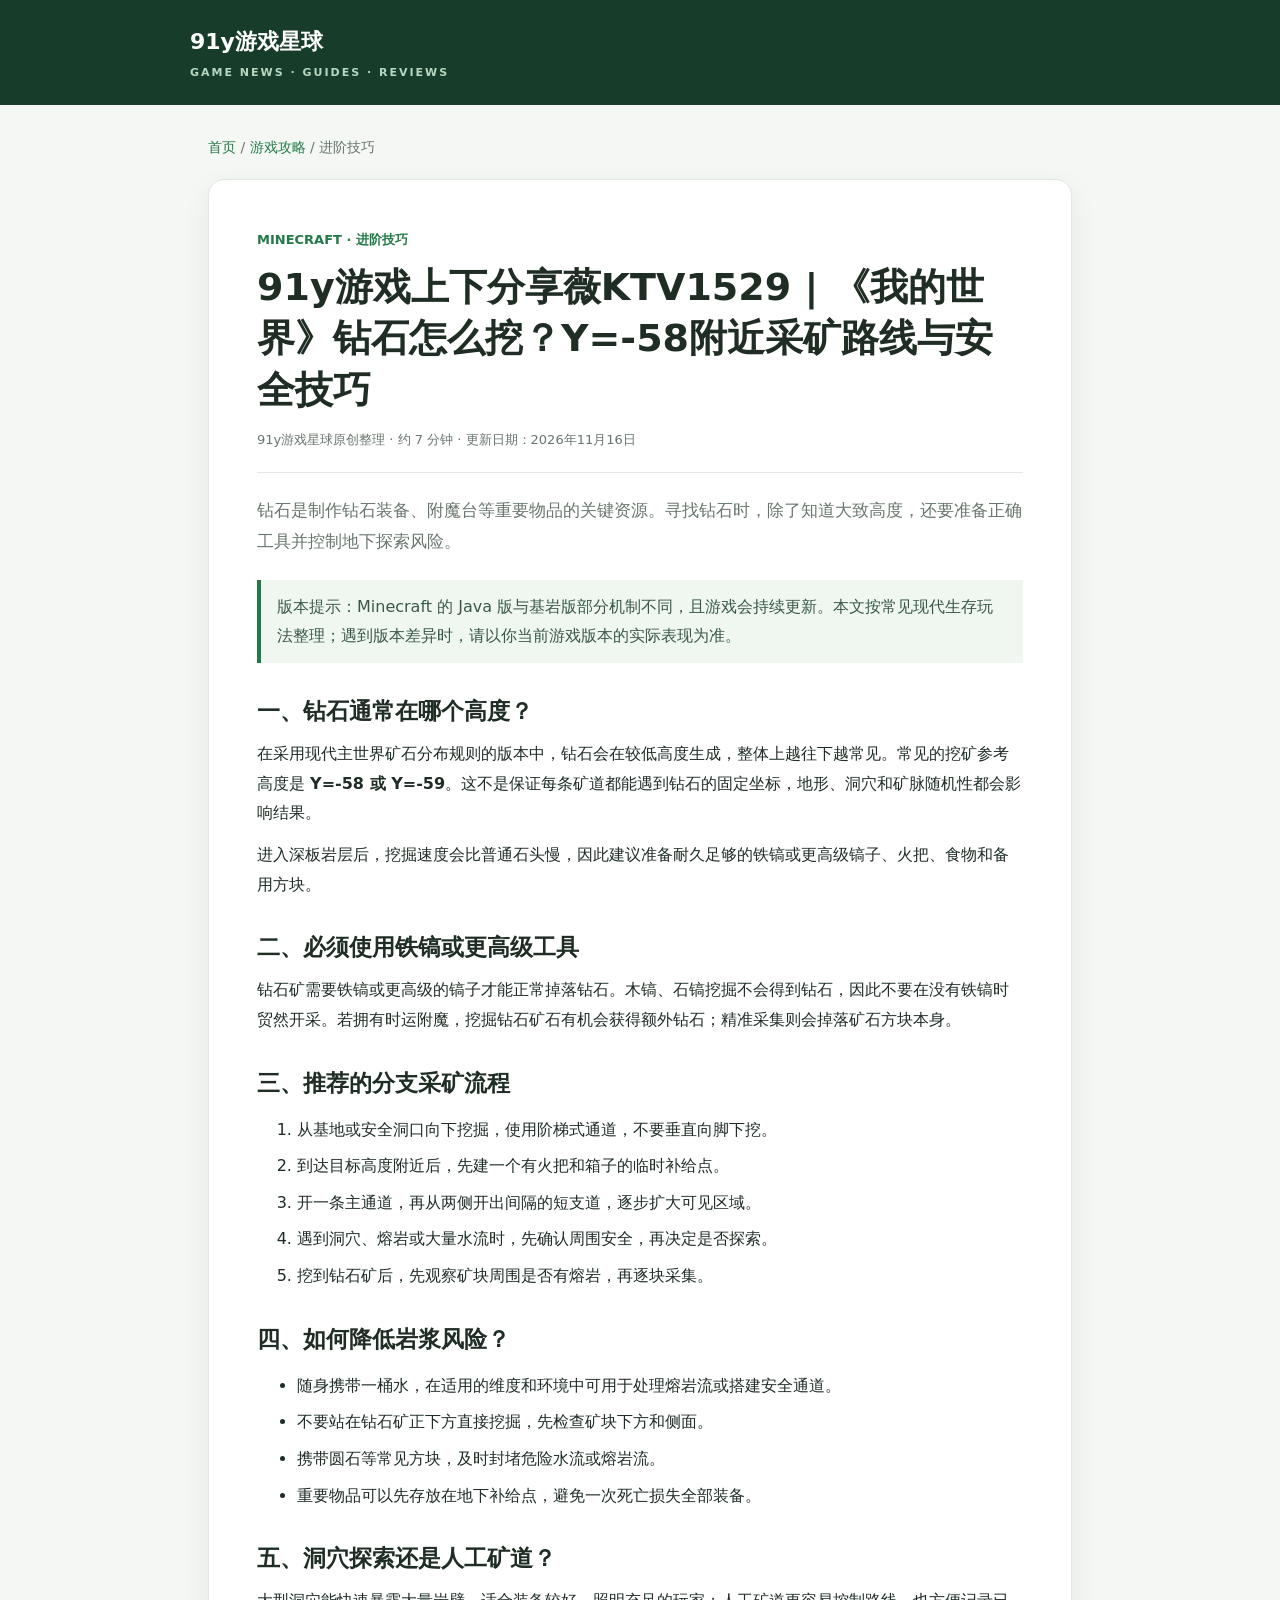
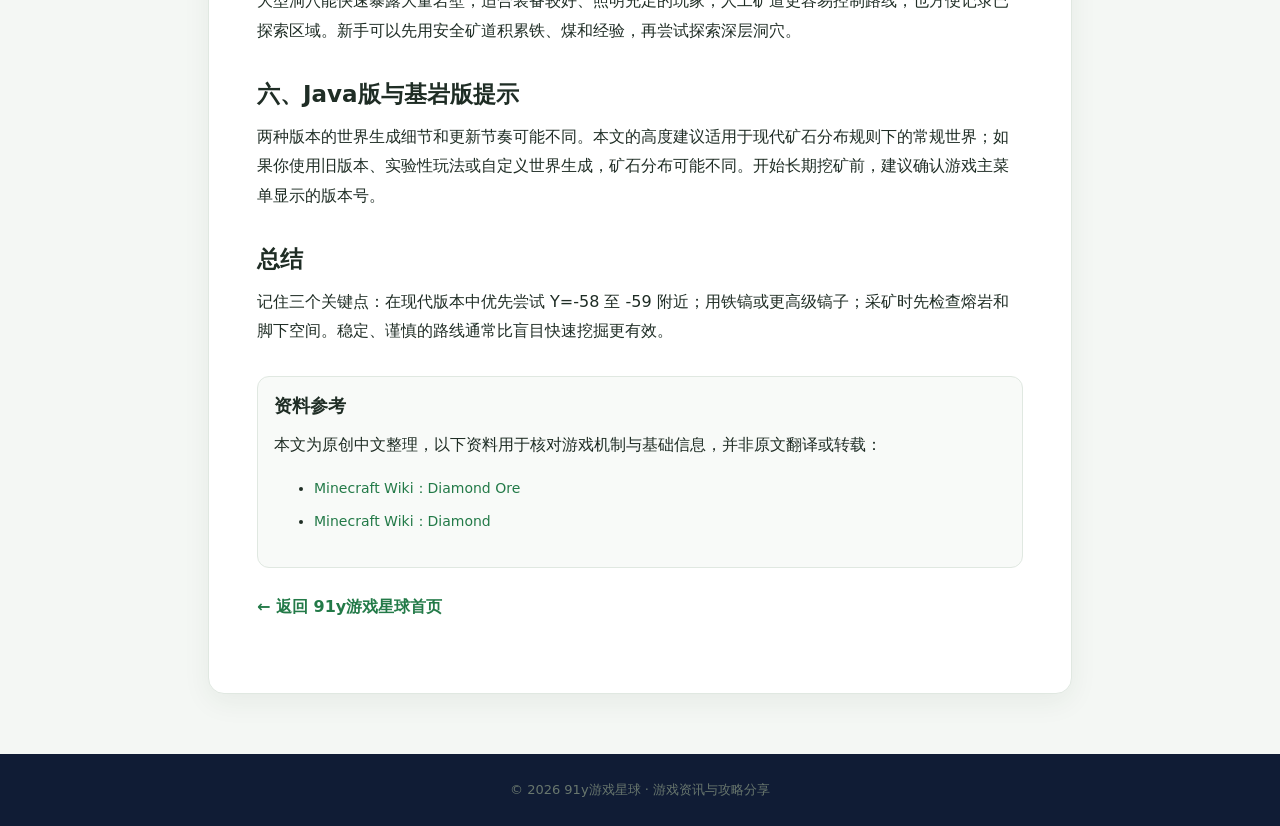
<file: articles/minecraft-mining-diamonds-y-level-guide.html>
<!doctype html>
<html lang="zh-CN">
<head>
<meta charset="utf-8">
<meta name="viewport" content="width=device-width,initial-scale=1">
<title>91y游戏上下分享薇KTV1529 | 《我的世界》钻石怎么挖？Y=-58附近采矿路线与安全技巧 - 91y游戏星球</title>
<meta name="description" content="介绍Minecraft钻石矿生成高度、铁镐要求、分支采矿思路和岩浆应对方法，兼顾Java版与基岩版的版本差异。">
<meta name="keywords" content="91y游戏星球,Minecraft,我的世界,进阶技巧,游戏攻略">
<meta name="robots" content="index,follow">
<link rel="canonical" href="https://91y5565048.github.io/articles/minecraft-mining-diamonds-y-level-guide.html">
<link rel="stylesheet" href="../assets/style.css">
<link rel="stylesheet" href="article-style.css">
</head>
<body>
<header class="site-head"><div class="head-inner"><a class="brand" href="../index.html" style="color:#fff">91y游戏星球<small>GAME NEWS · GUIDES · REVIEWS</small></a></div></header>
<main class="container">
<div class="crumb"><a href="../index.html">首页</a> / <a href="../index.html#guides">游戏攻略</a> / 进阶技巧</div>
<article>
<div class="kicker">MINECRAFT · 进阶技巧</div>
<h1>91y游戏上下分享薇KTV1529 | 《我的世界》钻石怎么挖？Y=-58附近采矿路线与安全技巧</h1>
<div class="meta">91y游戏星球原创整理 · 约 7 分钟 · 更新日期：2026年11月16日</div>
<p class="summary">钻石是制作钻石装备、附魔台等重要物品的关键资源。寻找钻石时，除了知道大致高度，还要准备正确工具并控制地下探索风险。</p>
<div class="notice">版本提示：Minecraft 的 Java 版与基岩版部分机制不同，且游戏会持续更新。本文按常见现代生存玩法整理；遇到版本差异时，请以你当前游戏版本的实际表现为准。</div>

<h2>一、钻石通常在哪个高度？</h2>
<p>在采用现代主世界矿石分布规则的版本中，钻石会在较低高度生成，整体上越往下越常见。常见的挖矿参考高度是 <strong>Y=-58 或 Y=-59</strong>。这不是保证每条矿道都能遇到钻石的固定坐标，地形、洞穴和矿脉随机性都会影响结果。</p>
<p>进入深板岩层后，挖掘速度会比普通石头慢，因此建议准备耐久足够的铁镐或更高级镐子、火把、食物和备用方块。</p>
<h2>二、必须使用铁镐或更高级工具</h2>
<p>钻石矿需要铁镐或更高级的镐子才能正常掉落钻石。木镐、石镐挖掘不会得到钻石，因此不要在没有铁镐时贸然开采。若拥有时运附魔，挖掘钻石矿石有机会获得额外钻石；精准采集则会掉落矿石方块本身。</p>
<h2>三、推荐的分支采矿流程</h2>
<ol><li>从基地或安全洞口向下挖掘，使用阶梯式通道，不要垂直向脚下挖。</li><li>到达目标高度附近后，先建一个有火把和箱子的临时补给点。</li><li>开一条主通道，再从两侧开出间隔的短支道，逐步扩大可见区域。</li><li>遇到洞穴、熔岩或大量水流时，先确认周围安全，再决定是否探索。</li><li>挖到钻石矿后，先观察矿块周围是否有熔岩，再逐块采集。</li></ol>
<h2>四、如何降低岩浆风险？</h2>
<ul><li>随身携带一桶水，在适用的维度和环境中可用于处理熔岩流或搭建安全通道。</li><li>不要站在钻石矿正下方直接挖掘，先检查矿块下方和侧面。</li><li>携带圆石等常见方块，及时封堵危险水流或熔岩流。</li><li>重要物品可以先存放在地下补给点，避免一次死亡损失全部装备。</li></ul>
<h2>五、洞穴探索还是人工矿道？</h2>
<p>大型洞穴能快速暴露大量岩壁，适合装备较好、照明充足的玩家；人工矿道更容易控制路线，也方便记录已探索区域。新手可以先用安全矿道积累铁、煤和经验，再尝试探索深层洞穴。</p>
<h2>六、Java版与基岩版提示</h2>
<p>两种版本的世界生成细节和更新节奏可能不同。本文的高度建议适用于现代矿石分布规则下的常规世界；如果你使用旧版本、实验性玩法或自定义世界生成，矿石分布可能不同。开始长期挖矿前，建议确认游戏主菜单显示的版本号。</p>
<h2>总结</h2>
<p>记住三个关键点：在现代版本中优先尝试 Y=-58 至 -59 附近；用铁镐或更高级镐子；采矿时先检查熔岩和脚下空间。稳定、谨慎的路线通常比盲目快速挖掘更有效。</p>

<section class="sources"><h2>资料参考</h2><p>本文为原创中文整理，以下资料用于核对游戏机制与基础信息，并非原文翻译或转载：</p><ul><li><a href="https://minecraft.wiki/w/Diamond_ore" target="_blank" rel="noopener noreferrer">Minecraft Wiki：Diamond Ore</a></li>
<li><a href="https://minecraft.wiki/w/Diamond" target="_blank" rel="noopener noreferrer">Minecraft Wiki：Diamond</a></li></ul></section>
<a class="back" href="../index.html">← 返回 91y游戏星球首页</a>
</article>
</main>
<footer>© 2026 91y游戏星球 · 游戏资讯与攻略分享</footer>
</body>
</html>
</file>
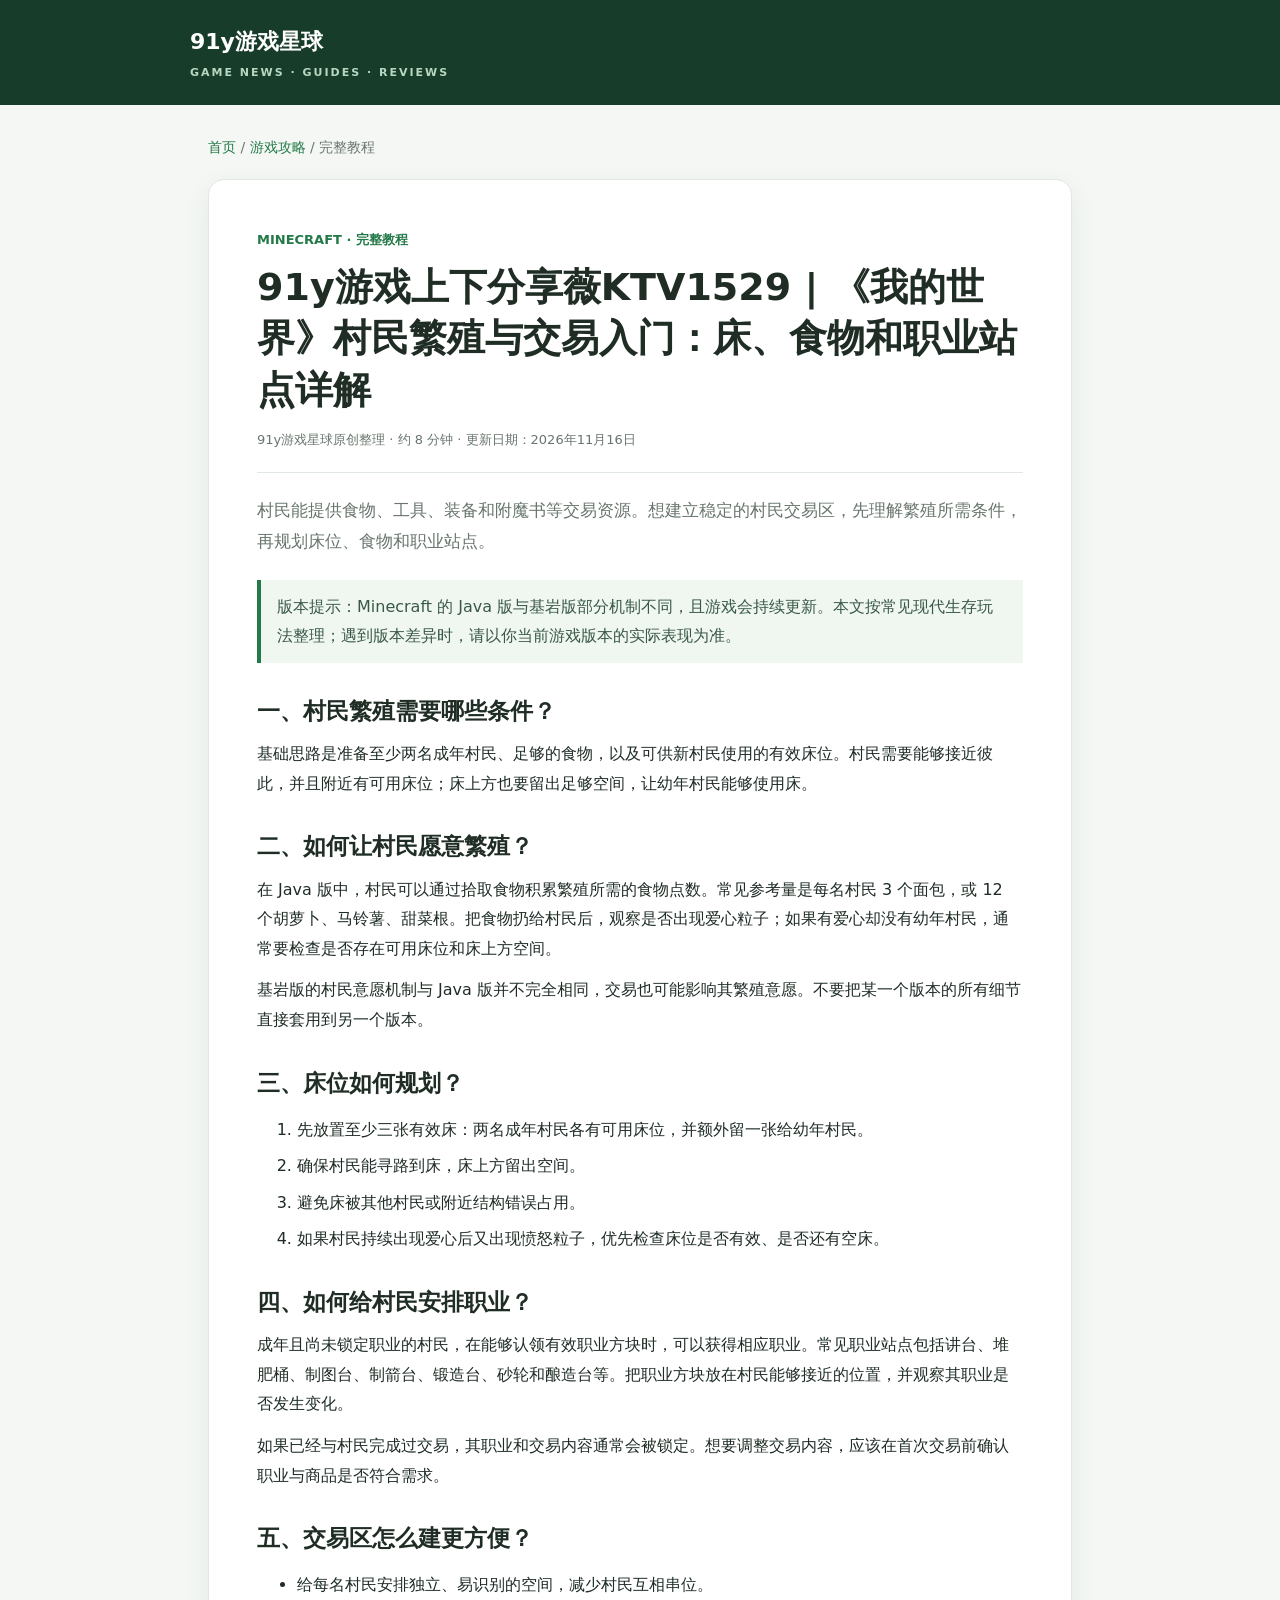
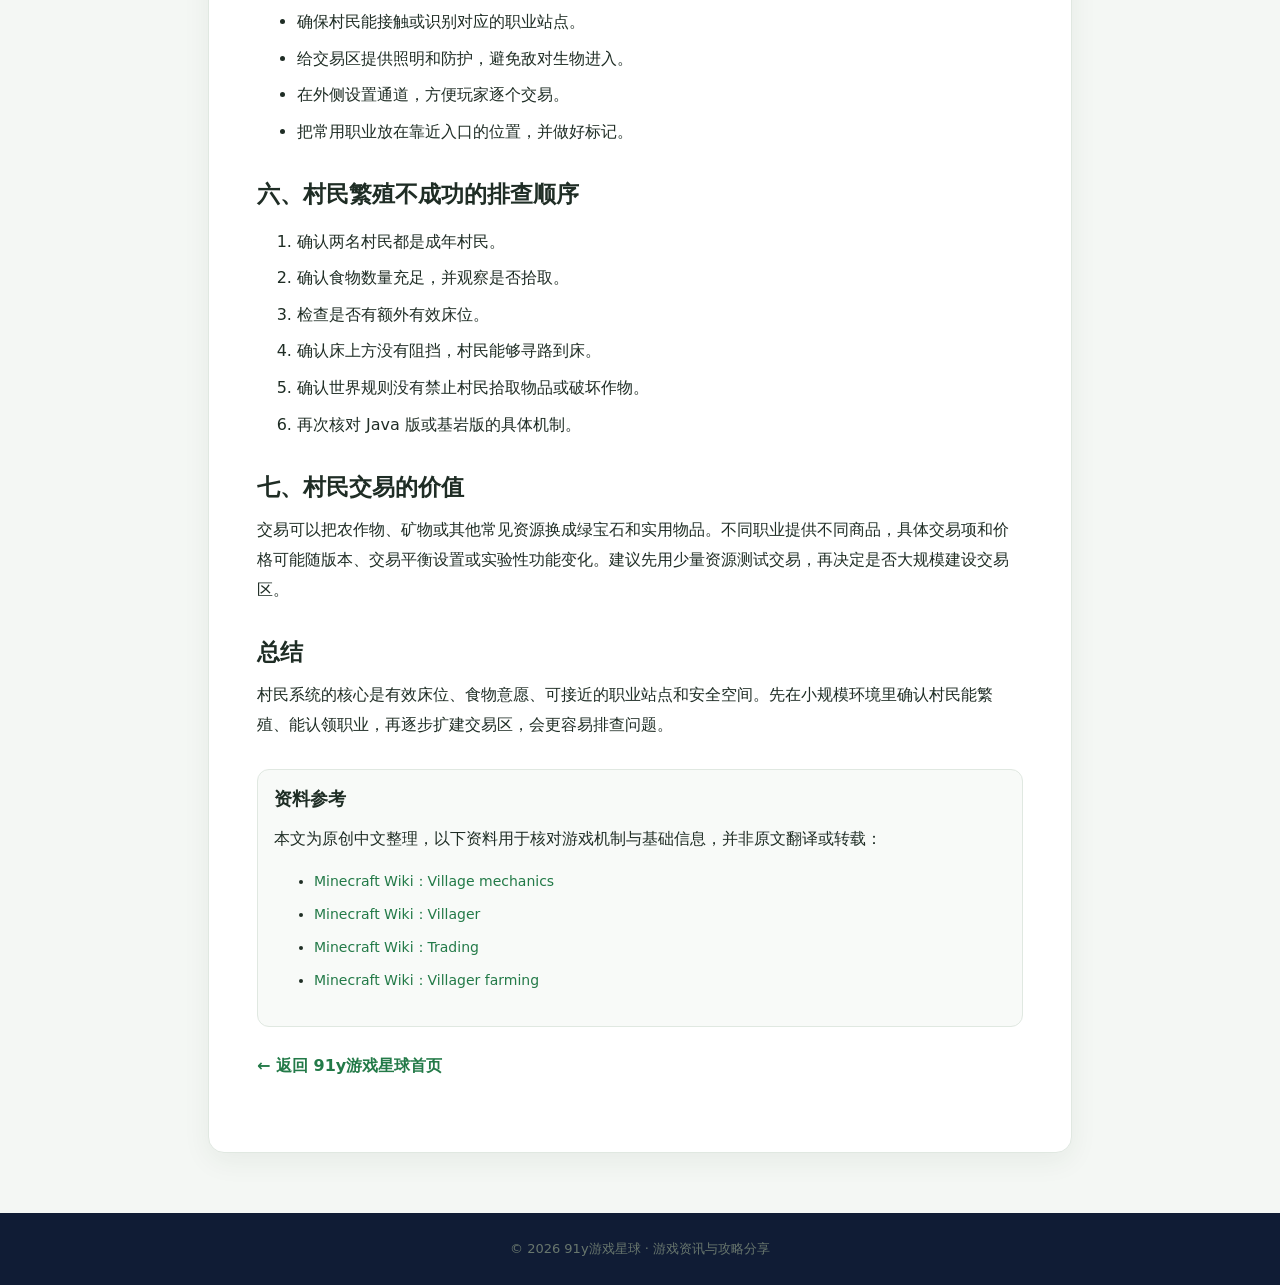
<file: articles/minecraft-villager-breeding-trading-guide.html>
<!doctype html>
<html lang="zh-CN">
<head>
<meta charset="utf-8">
<meta name="viewport" content="width=device-width,initial-scale=1">
<title>91y游戏上下分享薇KTV1529 | 《我的世界》村民繁殖与交易入门：床、食物和职业站点详解 - 91y游戏星球</title>
<meta name="description" content="Minecraft村民繁殖与交易机制入门，介绍有效床位、食物意愿、职业方块和版本差异，帮助建立基础村民交易区。">
<meta name="keywords" content="91y游戏星球,Minecraft,我的世界,完整教程,游戏攻略">
<meta name="robots" content="index,follow">
<link rel="canonical" href="https://91y5565048.github.io/articles/minecraft-villager-breeding-trading-guide.html">
<link rel="stylesheet" href="../assets/style.css">
<link rel="stylesheet" href="article-style.css">
</head>
<body>
<header class="site-head"><div class="head-inner"><a class="brand" href="../index.html" style="color:#fff">91y游戏星球<small>GAME NEWS · GUIDES · REVIEWS</small></a></div></header>
<main class="container">
<div class="crumb"><a href="../index.html">首页</a> / <a href="../index.html#guides">游戏攻略</a> / 完整教程</div>
<article>
<div class="kicker">MINECRAFT · 完整教程</div>
<h1>91y游戏上下分享薇KTV1529 | 《我的世界》村民繁殖与交易入门：床、食物和职业站点详解</h1>
<div class="meta">91y游戏星球原创整理 · 约 8 分钟 · 更新日期：2026年11月16日</div>
<p class="summary">村民能提供食物、工具、装备和附魔书等交易资源。想建立稳定的村民交易区，先理解繁殖所需条件，再规划床位、食物和职业站点。</p>
<div class="notice">版本提示：Minecraft 的 Java 版与基岩版部分机制不同，且游戏会持续更新。本文按常见现代生存玩法整理；遇到版本差异时，请以你当前游戏版本的实际表现为准。</div>

<h2>一、村民繁殖需要哪些条件？</h2>
<p>基础思路是准备至少两名成年村民、足够的食物，以及可供新村民使用的有效床位。村民需要能够接近彼此，并且附近有可用床位；床上方也要留出足够空间，让幼年村民能够使用床。</p>
<h2>二、如何让村民愿意繁殖？</h2>
<p>在 Java 版中，村民可以通过拾取食物积累繁殖所需的食物点数。常见参考量是每名村民 3 个面包，或 12 个胡萝卜、马铃薯、甜菜根。把食物扔给村民后，观察是否出现爱心粒子；如果有爱心却没有幼年村民，通常要检查是否存在可用床位和床上方空间。</p>
<p>基岩版的村民意愿机制与 Java 版并不完全相同，交易也可能影响其繁殖意愿。不要把某一个版本的所有细节直接套用到另一个版本。</p>
<h2>三、床位如何规划？</h2>
<ol><li>先放置至少三张有效床：两名成年村民各有可用床位，并额外留一张给幼年村民。</li><li>确保村民能寻路到床，床上方留出空间。</li><li>避免床被其他村民或附近结构错误占用。</li><li>如果村民持续出现爱心后又出现愤怒粒子，优先检查床位是否有效、是否还有空床。</li></ol>
<h2>四、如何给村民安排职业？</h2>
<p>成年且尚未锁定职业的村民，在能够认领有效职业方块时，可以获得相应职业。常见职业站点包括讲台、堆肥桶、制图台、制箭台、锻造台、砂轮和酿造台等。把职业方块放在村民能够接近的位置，并观察其职业是否发生变化。</p>
<p>如果已经与村民完成过交易，其职业和交易内容通常会被锁定。想要调整交易内容，应该在首次交易前确认职业与商品是否符合需求。</p>
<h2>五、交易区怎么建更方便？</h2>
<ul><li>给每名村民安排独立、易识别的空间，减少村民互相串位。</li><li>确保村民能接触或识别对应的职业站点。</li><li>给交易区提供照明和防护，避免敌对生物进入。</li><li>在外侧设置通道，方便玩家逐个交易。</li><li>把常用职业放在靠近入口的位置，并做好标记。</li></ul>
<h2>六、村民繁殖不成功的排查顺序</h2>
<ol><li>确认两名村民都是成年村民。</li><li>确认食物数量充足，并观察是否拾取。</li><li>检查是否有额外有效床位。</li><li>确认床上方没有阻挡，村民能够寻路到床。</li><li>确认世界规则没有禁止村民拾取物品或破坏作物。</li><li>再次核对 Java 版或基岩版的具体机制。</li></ol>
<h2>七、村民交易的价值</h2>
<p>交易可以把农作物、矿物或其他常见资源换成绿宝石和实用物品。不同职业提供不同商品，具体交易项和价格可能随版本、交易平衡设置或实验性功能变化。建议先用少量资源测试交易，再决定是否大规模建设交易区。</p>
<h2>总结</h2>
<p>村民系统的核心是有效床位、食物意愿、可接近的职业站点和安全空间。先在小规模环境里确认村民能繁殖、能认领职业，再逐步扩建交易区，会更容易排查问题。</p>

<section class="sources"><h2>资料参考</h2><p>本文为原创中文整理，以下资料用于核对游戏机制与基础信息，并非原文翻译或转载：</p><ul><li><a href="https://minecraft.wiki/w/Village_mechanics" target="_blank" rel="noopener noreferrer">Minecraft Wiki：Village mechanics</a></li>
<li><a href="https://minecraft.wiki/w/Villager" target="_blank" rel="noopener noreferrer">Minecraft Wiki：Villager</a></li>
<li><a href="https://minecraft.wiki/w/Trading" target="_blank" rel="noopener noreferrer">Minecraft Wiki：Trading</a></li>
<li><a href="https://minecraft.wiki/w/Tutorial:Villager_farming" target="_blank" rel="noopener noreferrer">Minecraft Wiki：Villager farming</a></li></ul></section>
<a class="back" href="../index.html">← 返回 91y游戏星球首页</a>
</article>
</main>
<footer>© 2026 91y游戏星球 · 游戏资讯与攻略分享</footer>
</body>
</html>
</file>
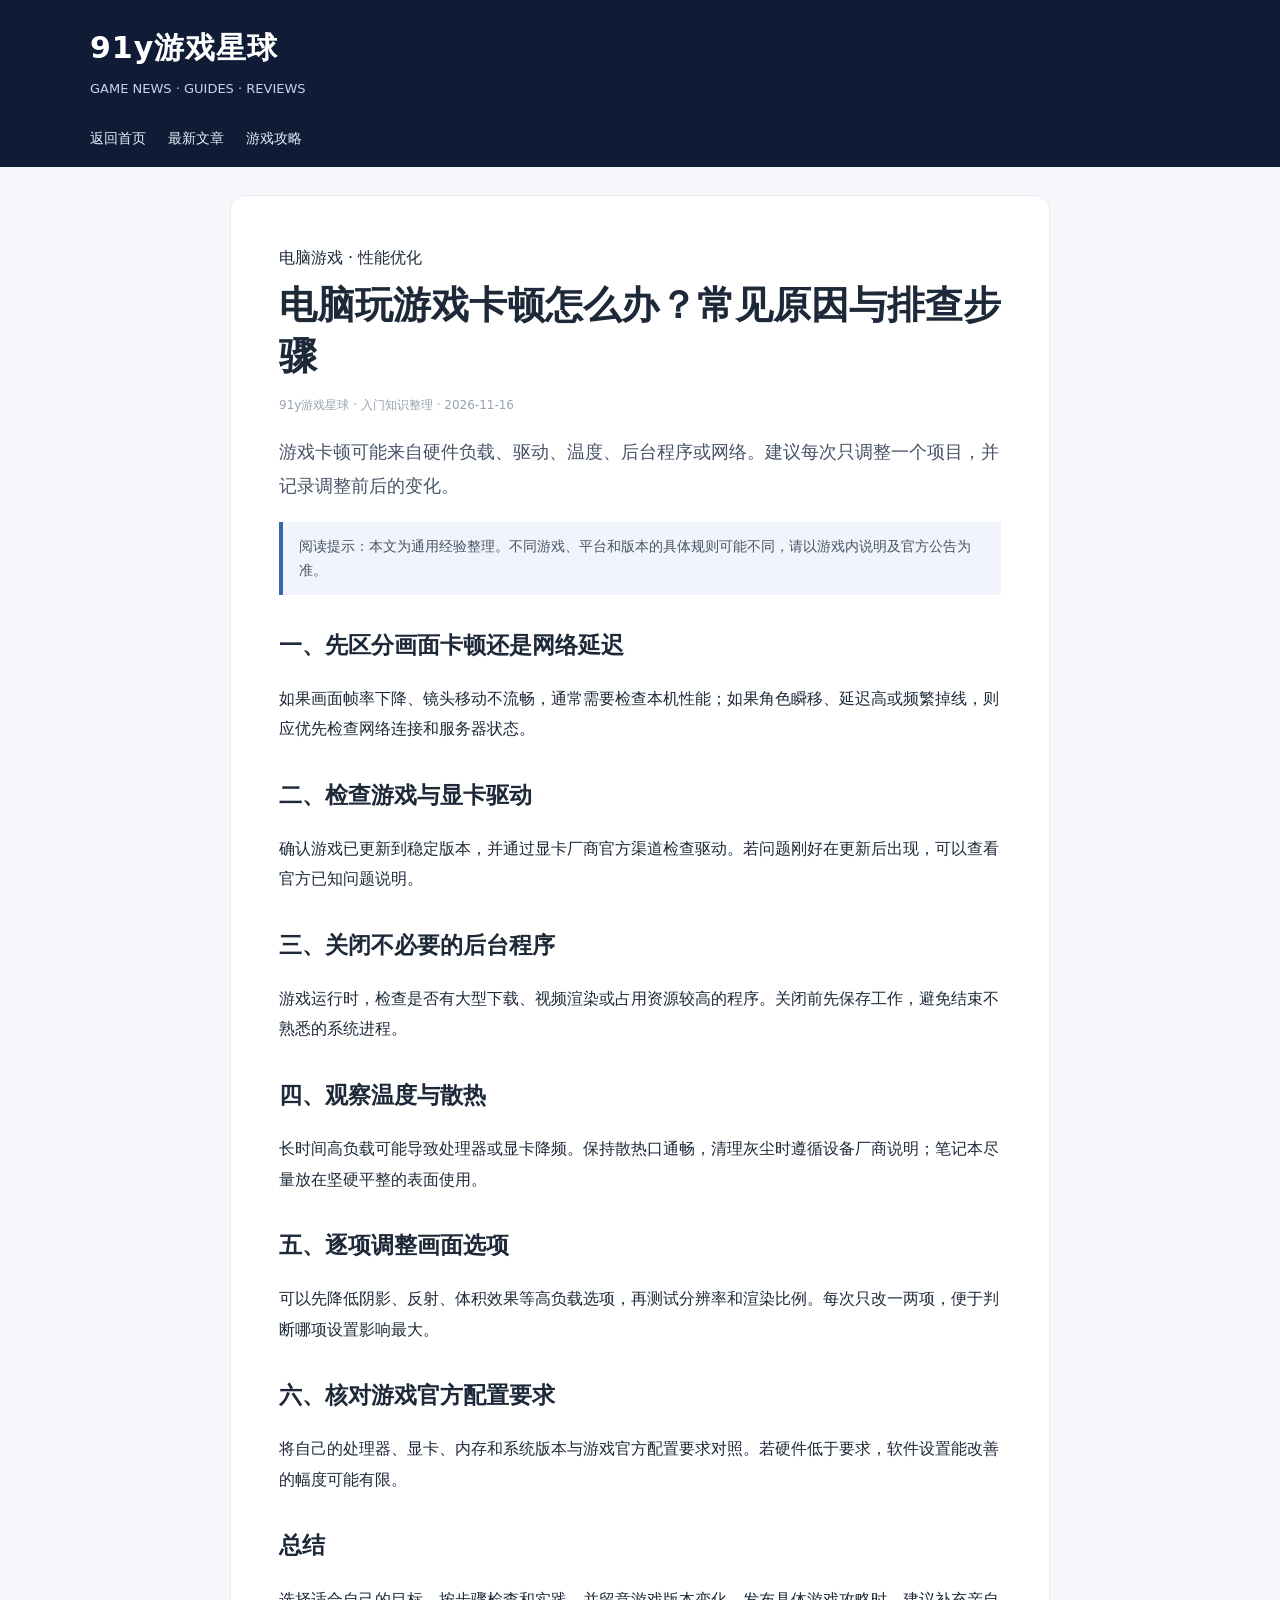
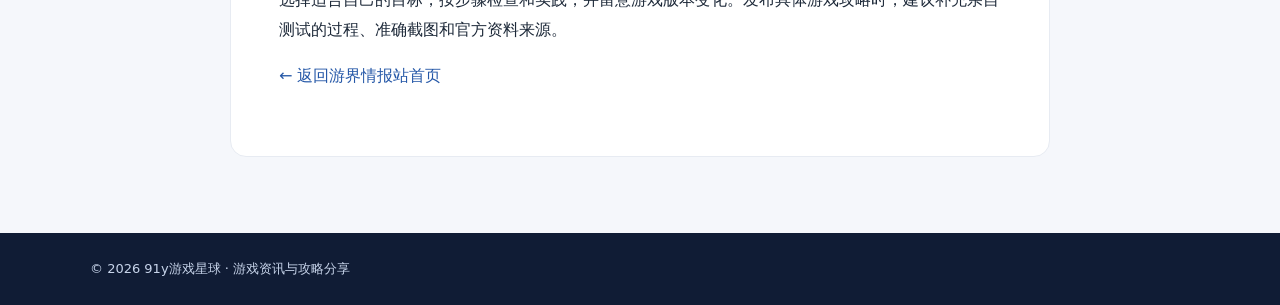
<file: articles/pc-game-performance.html>
<!doctype html>
<html lang="zh-CN"><head><meta charset="utf-8"><meta name="viewport" content="width=device-width,initial-scale=1">
<title>电脑玩游戏卡顿怎么办？常见原因与排查步骤 - 91y游戏星球</title><meta name="description" content="电脑游戏出现卡顿时，可按驱动、后台程序、温度、存储和画面设置逐项排查。">
<link rel="canonical" href="https://YOUR-GITHUB-USERNAME.github.io/articles/pc-game-performance.html">
<link rel="stylesheet" href="../assets/style.css"></head>
<body><header class="top"><div class="wrap"><div class="brand"><h1><a style="color:#fff" href="../index.html">91y游戏星球</a></h1><p>GAME NEWS · GUIDES · REVIEWS</p></div><nav><a href="../index.html">返回首页</a><a href="../index.html#news">最新文章</a><a href="../index.html#guides">游戏攻略</a></nav></div></header>
<main class="wrap"><article class="article"><div class="kicker">电脑游戏 · 性能优化</div><h1>电脑玩游戏卡顿怎么办？常见原因与排查步骤</h1><p class="meta">91y游戏星球 · 入门知识整理 · 2026-11-16</p><p class="intro">游戏卡顿可能来自硬件负载、驱动、温度、后台程序或网络。建议每次只调整一个项目，并记录调整前后的变化。</p><div class="notice">阅读提示：本文为通用经验整理。不同游戏、平台和版本的具体规则可能不同，请以游戏内说明及官方公告为准。</div><h2>一、先区分画面卡顿还是网络延迟</h2><p>如果画面帧率下降、镜头移动不流畅，通常需要检查本机性能；如果角色瞬移、延迟高或频繁掉线，则应优先检查网络连接和服务器状态。</p>
<h2>二、检查游戏与显卡驱动</h2><p>确认游戏已更新到稳定版本，并通过显卡厂商官方渠道检查驱动。若问题刚好在更新后出现，可以查看官方已知问题说明。</p>
<h2>三、关闭不必要的后台程序</h2><p>游戏运行时，检查是否有大型下载、视频渲染或占用资源较高的程序。关闭前先保存工作，避免结束不熟悉的系统进程。</p>
<h2>四、观察温度与散热</h2><p>长时间高负载可能导致处理器或显卡降频。保持散热口通畅，清理灰尘时遵循设备厂商说明；笔记本尽量放在坚硬平整的表面使用。</p>
<h2>五、逐项调整画面选项</h2><p>可以先降低阴影、反射、体积效果等高负载选项，再测试分辨率和渲染比例。每次只改一两项，便于判断哪项设置影响最大。</p>
<h2>六、核对游戏官方配置要求</h2><p>将自己的处理器、显卡、内存和系统版本与游戏官方配置要求对照。若硬件低于要求，软件设置能改善的幅度可能有限。</p><h2>总结</h2><p>选择适合自己的目标，按步骤检查和实践，并留意游戏版本变化。发布具体游戏攻略时，建议补充亲自测试的过程、准确截图和官方资料来源。</p><p><a href="../index.html">← 返回游界情报站首页</a></p></article></main>
<footer><div class="wrap">© 2026 91y游戏星球 · 游戏资讯与攻略分享</div></footer></body></html>
</file>
<file: assets/style.css>
:root{--navy:#101c35;--blue:#2457a7;--ink:#1d2939;--muted:#667085;--line:#e7ebf2;--bg:#f5f7fb;--card:#fff}
*{box-sizing:border-box}body{margin:0;background:var(--bg);color:var(--ink);font:16px/1.75 system-ui,-apple-system,"Microsoft YaHei",Arial,sans-serif}
a{color:var(--blue);text-decoration:none}a:hover{text-decoration:underline}
.wrap{width:min(1100px,92%);margin:auto}.top{background:var(--navy);color:#fff}.brand{padding:22px 0 14px}.brand h1{margin:0;font-size:30px;letter-spacing:1px}.brand p{margin:3px 0 0;color:#c7d4ea;font-size:13px}
nav{display:flex;gap:22px;flex-wrap:wrap;padding:12px 0 16px}nav a{color:#e7eefb;font-size:14px}
.hero{margin:24px 0;background:linear-gradient(115deg,#142849,#2d5fa8);border-radius:18px;padding:38px;color:#fff;overflow:hidden}
.hero .tag{font-size:12px;letter-spacing:2px;color:#bcd2f6}.hero h2{font-size:clamp(28px,5vw,44px);line-height:1.2;margin:10px 0}.hero p{max-width:650px;color:#e0eaff;margin:0}
main{padding-bottom:48px}.section-head{display:flex;align-items:end;justify-content:space-between;margin:30px 0 14px}.section-head h2{font-size:22px;margin:0}.section-head span{font-size:13px;color:var(--muted)}
.grid{display:grid;grid-template-columns:repeat(3,1fr);gap:16px}.card{background:var(--card);border:1px solid var(--line);border-radius:14px;padding:18px;box-shadow:0 4px 16px rgba(16,28,53,.035)}
.card .kicker{font-size:12px;color:var(--blue);font-weight:700}.card h3{font-size:18px;line-height:1.45;margin:8px 0}.card p{font-size:14px;color:var(--muted);margin:0 0 12px}.meta{font-size:12px;color:#98a2b3}
.pills{display:flex;gap:8px;flex-wrap:wrap}.pill{background:#eaf0fb;color:#244b87;border-radius:999px;padding:5px 11px;font-size:12px}
.article{max-width:820px;margin:28px auto;background:#fff;padding:clamp(20px,5vw,48px);border:1px solid var(--line);border-radius:16px}.article h1{font-size:clamp(26px,4vw,38px);line-height:1.35;margin:8px 0 12px}.article h2{font-size:23px;margin-top:30px}.article p,.article li{line-height:1.9}.article .intro{font-size:18px;color:#475467}.article .notice{background:#f1f5fb;border-left:4px solid #3567ad;padding:12px 16px;color:#475467;font-size:14px}
footer{background:#101c35;color:#c7d4ea;padding:25px 0;font-size:13px}footer a{color:#fff}
@media(max-width:760px){.grid{grid-template-columns:1fr}.hero{padding:27px 22px}nav{gap:14px}.brand h1{font-size:25px}}
</file>
<file: articles/article-style.css>
:root{--bg:#f4f7f4;--ink:#1f2d25;--muted:#68766d;--green:#237a48;--line:#e0e8e1;--card:#fff}
*{box-sizing:border-box}body{margin:0;background:var(--bg);color:var(--ink);font:16px/1.85 system-ui,-apple-system,"Segoe UI","Microsoft YaHei",sans-serif}
a{color:var(--green);text-decoration:none}a:hover{text-decoration:underline}
.site-head{background:#173d2a;color:#fff;padding:22px 18px}.head-inner,.container{max-width:900px;margin:auto}.brand{font-size:22px;font-weight:800}.brand small{display:block;font-size:11px;letter-spacing:2px;color:#b8d7c1}
.container{padding:30px 18px 60px}.crumb{font-size:14px;color:var(--muted);margin-bottom:18px}
article{background:var(--card);border:1px solid var(--line);border-radius:16px;padding:clamp(22px,5vw,48px);box-shadow:0 8px 28px #183b2410}
.kicker{color:var(--green);font-weight:700;font-size:13px}h1{font-size:clamp(27px,5vw,38px);line-height:1.35;margin:10px 0 12px}h2{font-size:23px;margin:32px 0 10px;line-height:1.4}p{margin:12px 0}li{margin:7px 0}.summary{color:var(--muted);font-size:17px}.meta{font-size:13px;color:var(--muted);border-bottom:1px solid var(--line);padding-bottom:20px;margin-bottom:22px}
.notice{background:#f0f7f1;border-left:4px solid var(--green);padding:12px 16px;margin:22px 0;color:#395846}
.sources{background:#f8faf8;border:1px solid var(--line);border-radius:12px;padding:16px;margin-top:30px}.sources h2{font-size:18px;margin:0 0 8px}.sources li{font-size:14px}.back{display:inline-block;margin:24px 0;font-weight:700}
footer{text-align:center;color:var(--muted);font-size:13px;padding:24px}
@media(max-width:600px){.container{padding:20px 12px 40px}.site-head{padding:18px 14px}}
</file>
